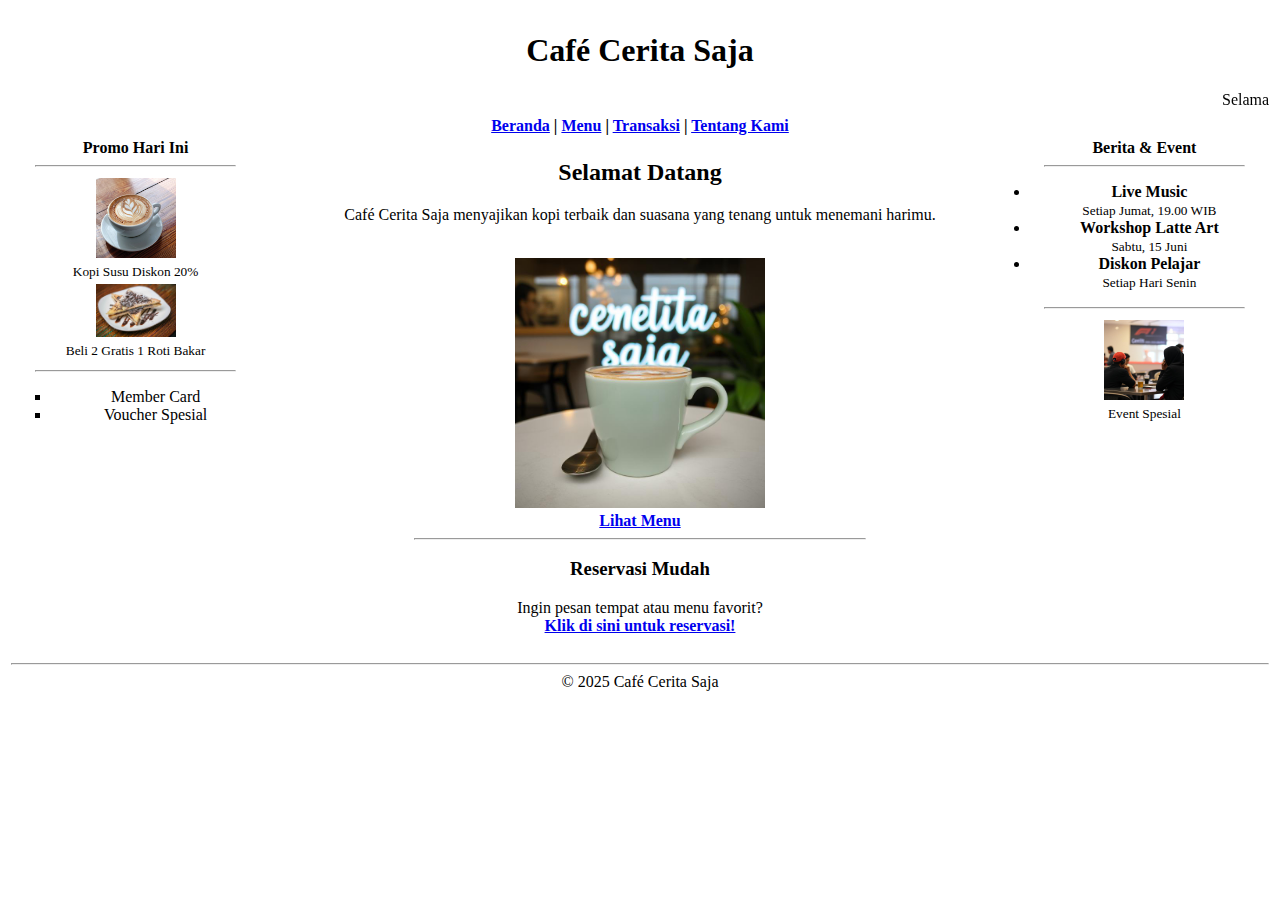
<file: index.html>
<!DOCTYPE html>
<html lang="id">
<head>
  <meta charset="UTF-8">
  <title>Beranda - Café Cerita Saja</title>
</head>
<body>

  <table width="100%">
    <!-- HEADER -->
    <tr>
      <td colspan="3">
        <center>
          <h1>Café Cerita Saja</h1>
          <marquee>Selamat datang di Café Cerita Saja - Tempat terbaik untuk bersantai!</marquee>
        </center>
      </td>
    </tr>

    <!-- MENU -->
    <tr>
      <td colspan="3" align="center">
        <b>
          <a href="index.html">Beranda</a> |
          <a href="produk.html">Menu</a> |
          <a href="transaksi.html">Transaksi</a> |
          <a href="tentang.html">Tentang Kami</a>
        </b>
      </td>
    </tr>

    <!-- BODY -->
    <tr height="400">
      <td width="20%" align="center" valign="top">
        <b>Promo Hari Ini</b>
        <hr width="80%">
        <table border="0" width="90%">
          <tr>
            <td align="center">
              <img src="images/latte.jpg" alt="Promo 1" width="80"><br>
              <small>Kopi Susu Diskon 20%</small>
            </td>
          </tr>
          <tr>
            <td align="center">
              <img src="images/rotibakar.jpg" alt="Promo 2" width="80"><br>
              <small>Beli 2 Gratis 1 Roti Bakar</small>
            </td>
          </tr>
        </table>
        <hr width="80%">
        <ul style="list-style-type: square;">
          <li>Member Card</li>
          <li>Voucher Spesial</li>
        </ul>
      </td>
      <td width="60%" align="center">
        <h2>Selamat Datang</h2>
        <p>Café Cerita Saja menyajikan kopi terbaik dan suasana yang tenang untuk menemani harimu.</p>
        <br>
        <a href="produk.html">
          <img src="images/ceritasaja.jpg" alt="Promo Kopi" width="250"><br>
          <b>Lihat Menu</b>
        </a>
        <hr width="60%">
        <h3>Reservasi Mudah</h3>
        <p>
          Ingin pesan tempat atau menu favorit? <br>
          <a href="transaksi.html"><b>Klik di sini untuk reservasi!</b></a>
        </p>
      </td>
      <td width="20%" align="center" valign="top">
        <b>Berita & Event</b>
        <hr width="80%">
        <ul style="padding-left: 10px;">
          <li><b>Live Music</b><br><small>Setiap Jumat, 19.00 WIB</small></li>
          <li><b>Workshop Latte Art</b><br><small>Sabtu, 15 Juni</small></li>
          <li><b>Diskon Pelajar</b><br><small>Setiap Hari Senin</small></li>
        </ul>
        <hr width="80%">
        <table border="0" width="90%">
          <tr>
            <td align="center">
              <img src="images/nobar.jpg" alt="Event 1" width="80"><br>
              <small>Event Spesial</small>
            </td>
          </tr>
        </table>
      </td>
    </tr>

    <!-- FOOTER -->
    <tr>
      <td colspan="3" align="center">
        <hr>
        &copy; 2025 Café Cerita Saja
      </td>
    </tr>
  </table>

</body>
</html>
</file>
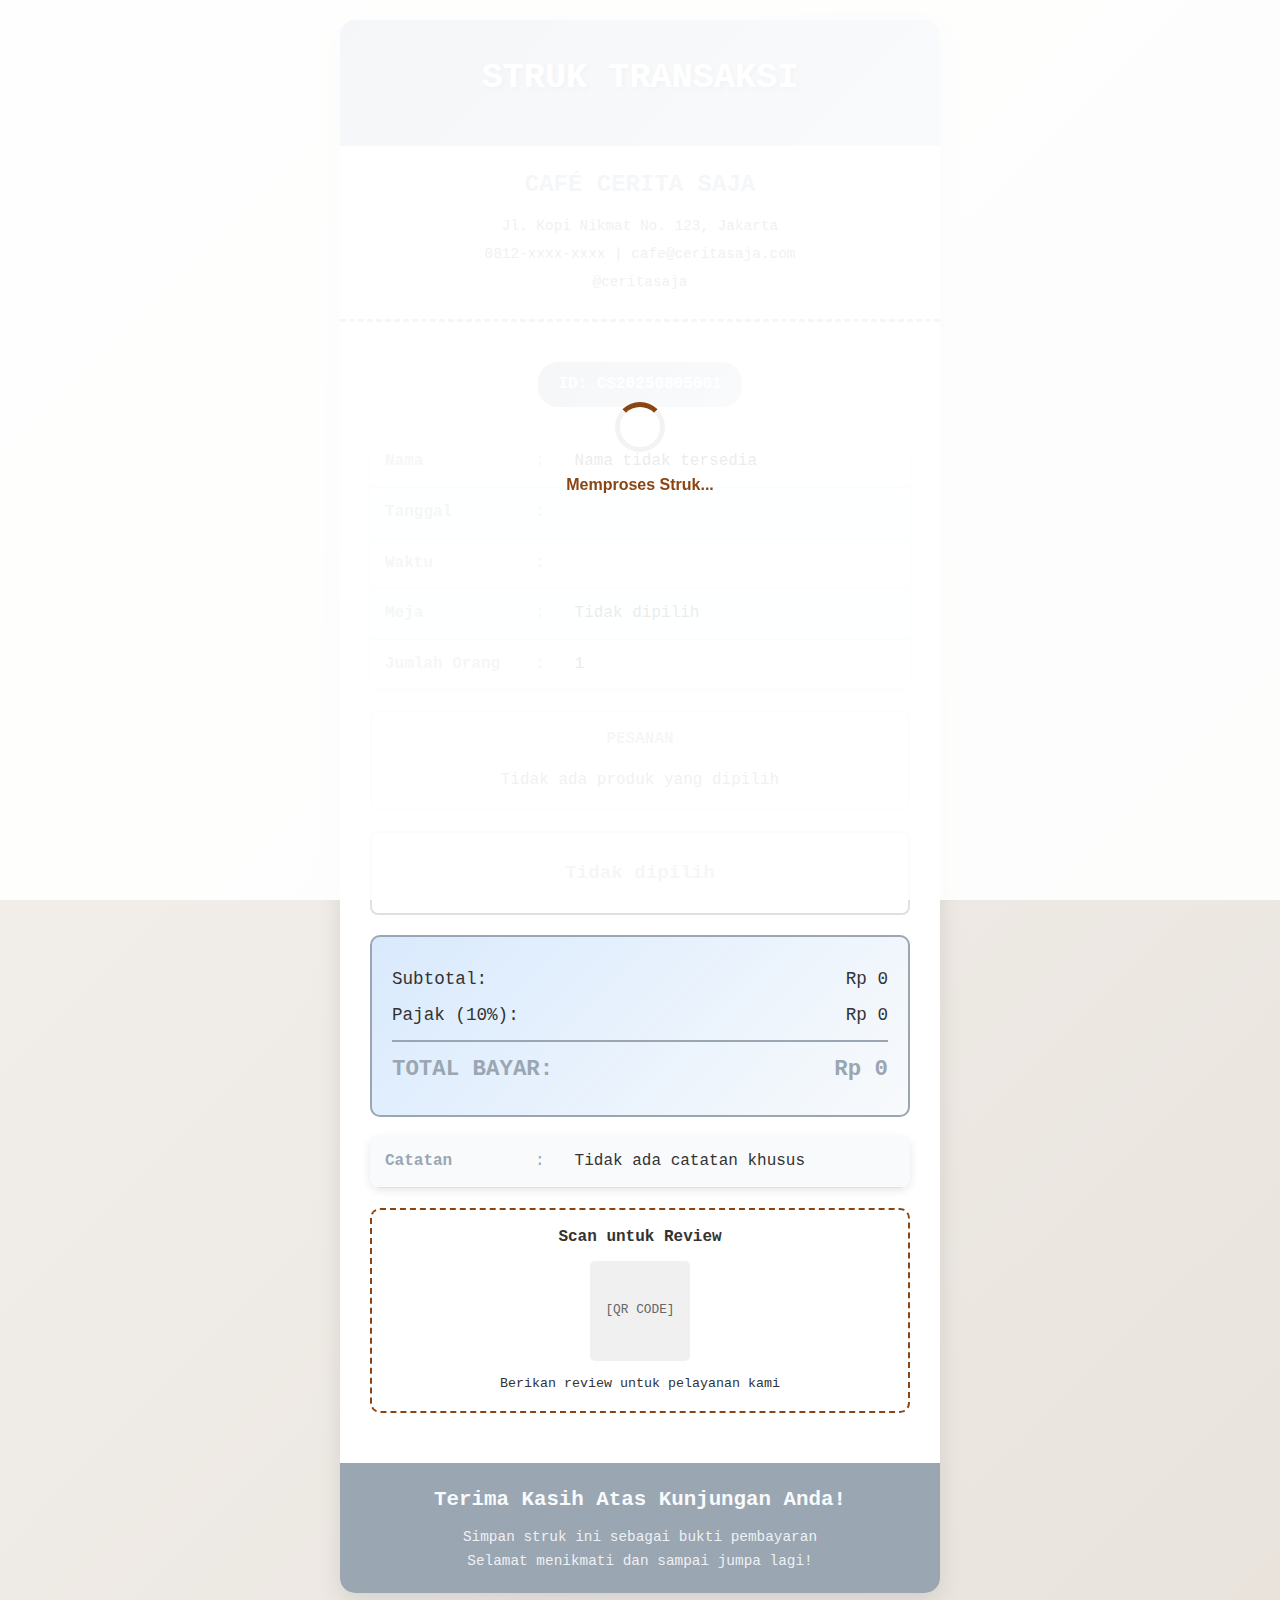
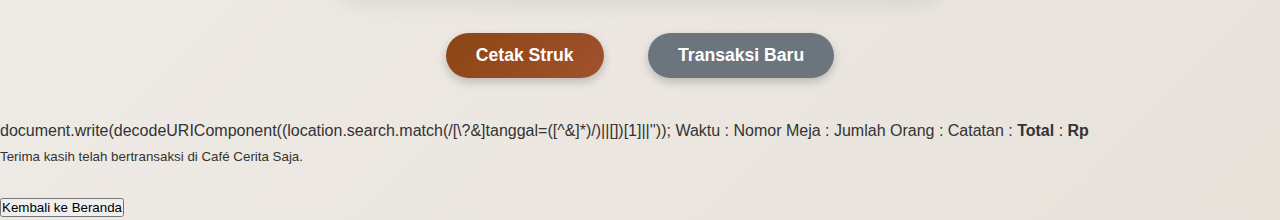
<file: cetak.html>
<!DOCTYPE html>
<html lang="id">
<head>
  <meta charset="UTF-8">
  <meta name="viewport" content="width=device-width, initial-scale=1.0">
  <title>Struk Transaksi - Café Cerita Saja</title>
  <link rel="stylesheet" href="css/global.css">
  <link rel="stylesheet" href="css/invoice.css">
</head>
<body>
  <div class="invoice-container">
    <!-- HEADER -->
    <div class="invoice-header">
      <h2>STRUK TRANSAKSI</h2>
    </div>
    
    <!-- INFO CAFÉ -->
    <div class="cafe-info">
      <h3>CAFÉ CERITA SAJA</h3>
      <p>Jl. Kopi Nikmat No. 123, Jakarta</p>
      <p>0812-xxxx-xxxx | cafe@ceritasaja.com</p>
      <p>@ceritasaja</p>
    </div>

    <!-- CONTENT -->
    <div class="invoice-content">
      <!-- TRANSACTION ID -->
      <div style="text-align: center; margin-bottom: 20px;">
        <div class="transaction-id">
          ID: <span id="transaction-id">CS20250805001</span>
        </div>
      </div>

      <!-- CUSTOMER INFO -->
      <table class="invoice-table">
        <tr>
          <td>Nama</td>
          <td>:</td>
          <td id="invoice-nama">
            <script>
              document.write(decodeURIComponent((location.search.match(/[\?&]nama=([^&]*)/)||[])[1]||'Nama tidak tersedia'));
            </script>
          </td>
        </tr>
        
        <tr>
          <td>Tanggal</td>
          <td>:</td>
          <td id="invoice-tanggal">
            <script>
              document.write(decodeURIComponent((location.search.match(/[\?&]tanggal=([^&]*)/)||[])[1]||''));
            </script>
          </td>
        </tr>
        
        <tr>
          <td>Waktu</td>
          <td>:</td>
          <td id="invoice-waktu">
            <script>
              document.write(decodeURIComponent((location.search.match(/[\?&]waktu=([^&]*)/)||[])[1]||''));
            </script>
          </td>
        </tr>
        
        <tr>
          <td>Meja</td>
          <td>:</td>
          <td id="invoice-meja">
            <script>
              const meja = decodeURIComponent((location.search.match(/[\?&]meja=([^&]*)/)||[])[1]||'');
              document.write(meja ? `Meja ${meja}` : 'Tidak dipilih');
            </script>
          </td>
        </tr>
        
        <tr>
          <td>Jumlah Orang</td>
          <td>:</td>
          <td id="invoice-jumlah-orang">
            <script>
              document.write(decodeURIComponent((location.search.match(/[\?&]jumlah_orang=([^&]*)/)||[])[1]||'1'));
            </script>
          </td>
        </tr>
      </table>

      <!-- PRODUCT LIST -->
      <div class="product-list">
        <h4 style="color: #9AA6B2; margin-bottom: 15px; text-align: center;">PESANAN</h4>
        <div id="invoice-products">
          <script>
            var params = new URLSearchParams(window.location.search);
            var produk = params.getAll('produk[]');
            var hasil = [];
            var total = 0;
            
            var harga = {
              'Kopi Hitam': 15000,
              'Café Latte': 20000,
              'Roti Bakar': 10000
            };
            
            if(produk.length) {
              produk.forEach(function(item) {
                var jumlah = 0;
                var hargaItem = harga[item] || 0;
                
                switch(item) {
                  case 'Kopi Hitam':
                    jumlah = parseInt(params.get('jumlah_kopi')) || 0;
                    break;
                  case 'Café Latte':
                    jumlah = parseInt(params.get('jumlah_latte')) || 0;
                    break;
                  case 'Roti Bakar':
                    jumlah = parseInt(params.get('jumlah_roti')) || 0;
                    break;
                }
                
                if(jumlah > 0) {
                  var subtotal = hargaItem * jumlah;
                  total += subtotal;
                  
                  document.write(`
                    <div class="product-item-invoice">
                      <div>
                        <span class="product-name">${item}</span>
                        <span class="product-quantity">x${jumlah}</span>
                      </div>
                      <div class="product-price">Rp ${subtotal.toLocaleString('id-ID')}</div>
                    </div>
                  `);
                }
              });
            } else {
              document.write('<div style="text-align: center; color: #666;">Tidak ada produk yang dipilih</div>');
            }
          </script>
        </div>
      </div>

      <!-- PAYMENT INFO -->
      <div class="payment-info">
        <div class="payment-method" id="invoice-pembayaran">
          <script>
            document.write(decodeURIComponent((location.search.match(/[\?&]pembayaran=([^&]*)/)||[])[1]||'Tidak dipilih'));
          </script>
        </div>
      </div>

      <!-- TOTAL SECTION -->
      <div class="total-section">
        <div class="total-row">
          <span>Subtotal:</span>
          <span id="calculated-total">Rp 0</span>
        </div>
        <div class="total-row">
          <span>Pajak (10%):</span>
          <span id="tax-amount">Rp 0</span>
        </div>
        <div class="total-row total-final">
          <span>TOTAL BAYAR:</span>
          <span id="invoice-total">
            <script>
              document.write(decodeURIComponent((location.search.match(/[\?&]total=([^&]*)/)||[])[1]||'Rp 0'));
            </script>
          </span>
        </div>
      </div>

      <!-- NOTES -->
      <table class="invoice-table" style="margin-top: 20px;">
        <tr>
          <td>Catatan</td>
          <td>:</td>
          <td id="invoice-catatan">
            <script>
              const catatanValue = decodeURIComponent((location.search.match(/[\?&]catatan=([^&]*)/)||[])[1]||'');
              document.write(catatanValue || 'Tidak ada catatan khusus');
            </script>
          </td>
        </tr>
      </table>

      <!-- QR CODE SECTION -->
      <div class="qr-section">
        <h4>Scan untuk Review</h4>
        <div class="qr-code">
          [QR CODE]
        </div>
        <small>Berikan review untuk pelayanan kami</small>
      </div>
    </div>

    <!-- FOOTER -->
    <div class="invoice-footer">
      <div class="thank-you">Terima Kasih Atas Kunjungan Anda!</div>
      <div class="footer-note">
        Simpan struk ini sebagai bukti pembayaran<br>
        Selamat menikmati dan sampai jumpa lagi!
      </div>
    </div>
  </div>

  <!-- PRINT BUTTON -->
  <div style="text-align: center; margin: 20px;">
    <button id="print-button" class="print-button" onclick="window.print()">
      Cetak Struk
    </button>
    <button class="print-button" onclick="window.location.href='transaksi.html'" style="background: #6c757d;">
      Transaksi Baru
    </button>
  </div>

  <!-- Load JavaScript -->
  <script src="js/invoice.js"></script>
  
  <script>
    // Hitung pajak dan update total
    document.addEventListener('DOMContentLoaded', function() {
      setTimeout(function() {
        const calculatedTotalElement = document.getElementById('calculated-total');
        if (calculatedTotalElement) {
          const subtotalText = calculatedTotalElement.textContent;
          const subtotal = parseInt(subtotalText.replace(/[^\d]/g, '')) || 0;
          const tax = Math.round(subtotal * 0.1);
          const finalTotal = subtotal + tax;
          
          document.getElementById('tax-amount').textContent = `Rp ${tax.toLocaleString('id-ID')}`;
          
          // Update total jika perlu
          const totalElement = document.getElementById('invoice-total');
          if (totalElement.textContent === 'Rp 0' || !totalElement.textContent.includes('Rp')) {
            totalElement.textContent = `Rp ${finalTotal.toLocaleString('id-ID')}`;
          }
        }
      }, 500);
    });
  </script>
            document.write(decodeURIComponent((location.search.match(/[\?&]tanggal=([^&]*)/)||[])[1]||''));
          </script>
        </td>
      </tr>
      <tr>
        <td>Waktu</td>
        <td>:</td>
        <td>
          <script>
            document.write(decodeURIComponent((location.search.match(/[\?&]waktu=([^&]*)/)||[])[1]||''));
          </script>
        </td>
      </tr>
      <tr>
        <td>Nomor Meja</td>
        <td>:</td>
        <td>
          <script>
            document.write(decodeURIComponent((location.search.match(/[\?&]meja=([^&]*)/)||[])[1]||''));
          </script>
        </td>
      </tr>
      <tr>
        <td>Jumlah Orang</td>
        <td>:</td>
        <td>
          <script>
            document.write(decodeURIComponent((location.search.match(/[\?&]jumlah_orang=([^&]*)/)||[])[1]||''));
          </script>
        </td>
      </tr>
      <tr>
        <td>Catatan</td>
        <td>:</td>
        <td>
          <script>
            var catatan = decodeURIComponent((location.search.match(/[\?&]catatan=([^&]*)/)||[])[1]||'');
            // Hilangkan + dan ganti dengan spasi agar "tanpa+gula" jadi "tanpa gula"
            document.write(catatan.replace(/\+/g, ' '));
          </script>
        </td>
      </tr>
      <tr>
        <td><b>Total</b></td>
        <td>:</td>
        <td>
          <b>Rp 
            <script>
              document.write(decodeURIComponent((location.search.match(/[\?&]total=([^&]*)/)||[])[1]||''));
            </script>
          </b>
        </td>
      </tr>
    </table>
    <br>
    <small>Terima kasih telah bertransaksi di Café Cerita Saja.</small>
    <br><br>
    <a href="index.html"><button>Kembali ke Beranda</button></a>
  </center>
</body>
</html>
</file>
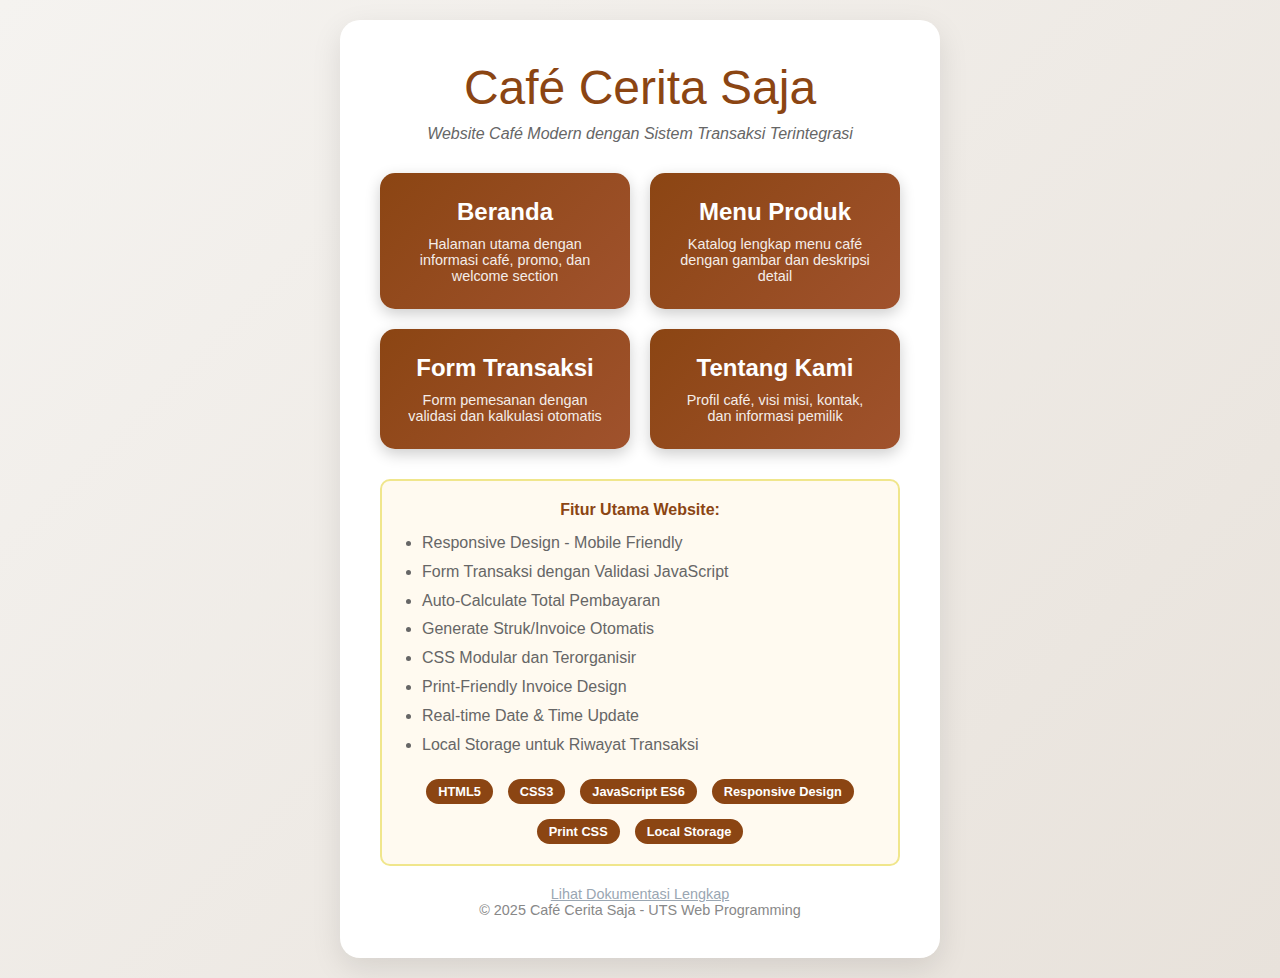
<file: navigation.html>
<!DOCTYPE html>
<html lang="id">
<head>
    <meta charset="UTF-8">
    <meta name="viewport" content="width=device-width, initial-scale=1.0">
    <title>Café Cerita Saja - Navigation</title>
    <style>
        * {
            margin: 0;
            padding: 0;
            box-sizing: border-box;
        }
        
        body {
            font-family: 'Segoe UI', Tahoma, Geneva, Verdana, sans-serif;
            background: linear-gradient(135deg, #f5f3f0 0%, #e8e2db 100%);
            min-height: 100vh;
            display: flex;
            justify-content: center;
            align-items: center;
            padding: 20px;
        }
        
        .nav-container {
            background: white;
            border-radius: 20px;
            padding: 40px;
            box-shadow: 0 10px 30px rgba(0,0,0,0.1);
            text-align: center;
            max-width: 600px;
            width: 100%;
        }
        
        .logo {
            font-size: 3em;
            color: #8B4513;
            margin-bottom: 10px;
        }
        
        .tagline {
            color: #666;
            margin-bottom: 30px;
            font-style: italic;
        }
        
        .nav-grid {
            display: grid;
            grid-template-columns: repeat(auto-fit, minmax(250px, 1fr));
            gap: 20px;
            margin: 30px 0;
        }
        
        .nav-card {
            background: linear-gradient(135deg, #8B4513 0%, #A0522D 100%);
            color: white;
            padding: 25px;
            border-radius: 15px;
            text-decoration: none;
            transition: all 0.3s ease;
            box-shadow: 0 5px 15px rgba(0,0,0,0.2);
        }
        
        .nav-card:hover {
            transform: translateY(-5px);
            box-shadow: 0 8px 25px rgba(0,0,0,0.3);
        }
        
        .nav-card h3 {
            font-size: 1.5em;
            margin-bottom: 10px;
        }
        
        .nav-card p {
            font-size: 0.9em;
            opacity: 0.9;
        }
        
        .info-section {
            background: #FFFAF0;
            padding: 20px;
            border-radius: 10px;
            margin-top: 30px;
            border: 2px solid #F0E68C;
        }
        
        .info-section h4 {
            color: #8B4513;
            margin-bottom: 10px;
        }
        
        .tech-stack {
            display: flex;
            justify-content: center;
            gap: 15px;
            margin-top: 20px;
            flex-wrap: wrap;
        }
        
        .tech-badge {
            background: #8B4513;
            color: white;
            padding: 5px 12px;
            border-radius: 15px;
            font-size: 0.8em;
            font-weight: bold;
        }
        
        @media (max-width: 768px) {
            .nav-container {
                padding: 20px;
            }
            
            .logo {
                font-size: 2.5em;
            }
            
            .nav-grid {
                grid-template-columns: 1fr;
            }
        }
    </style>
</head>
<body>
    <div class="nav-container">
        <div class="logo">Café Cerita Saja</div>
        <p class="tagline">Website Café Modern dengan Sistem Transaksi Terintegrasi</p>
        
        <div class="nav-grid">
            <a href="index.html" class="nav-card">
                <h3>Beranda</h3>
                <p>Halaman utama dengan informasi café, promo, dan welcome section</p>
            </a>
            
            <a href="produk.html" class="nav-card">
                <h3>Menu Produk</h3>
                <p>Katalog lengkap menu café dengan gambar dan deskripsi detail</p>
            </a>
            
            <a href="transaksi.html" class="nav-card">
                <h3>Form Transaksi</h3>
                <p>Form pemesanan dengan validasi dan kalkulasi otomatis</p>
            </a>
            
            <a href="tentang.html" class="nav-card">
                <h3>Tentang Kami</h3>
                <p>Profil café, visi misi, kontak, dan informasi pemilik</p>
            </a>
        </div>
        
        <div class="info-section">
            <h4>Fitur Utama Website:</h4>
            <ul style="text-align: left; color: #666; line-height: 1.8; padding-left: 20px;">
                <li>Responsive Design - Mobile Friendly</li>
                <li>Form Transaksi dengan Validasi JavaScript</li>
                <li>Auto-Calculate Total Pembayaran</li>
                <li>Generate Struk/Invoice Otomatis</li>
                <li>CSS Modular dan Terorganisir</li>
                <li>Print-Friendly Invoice Design</li>
                <li>Real-time Date & Time Update</li>
                <li>Local Storage untuk Riwayat Transaksi</li>
            </ul>
            
            <div class="tech-stack">
                <span class="tech-badge">HTML5</span>
                <span class="tech-badge">CSS3</span>
                <span class="tech-badge">JavaScript ES6</span>
                <span class="tech-badge">Responsive Design</span>
                <span class="tech-badge">Print CSS</span>
                <span class="tech-badge">Local Storage</span>
            </div>
        </div>
        
        <div style="margin-top: 20px; color: #888; font-size: 0.9em;">
            <p><a href="README.md" style="color: #9AA6B2;">Lihat Dokumentasi Lengkap</a></p>
            <p>&copy; 2025 Café Cerita Saja - UTS Web Programming</p>
        </div>
    </div>
</body>
</html>
</file>
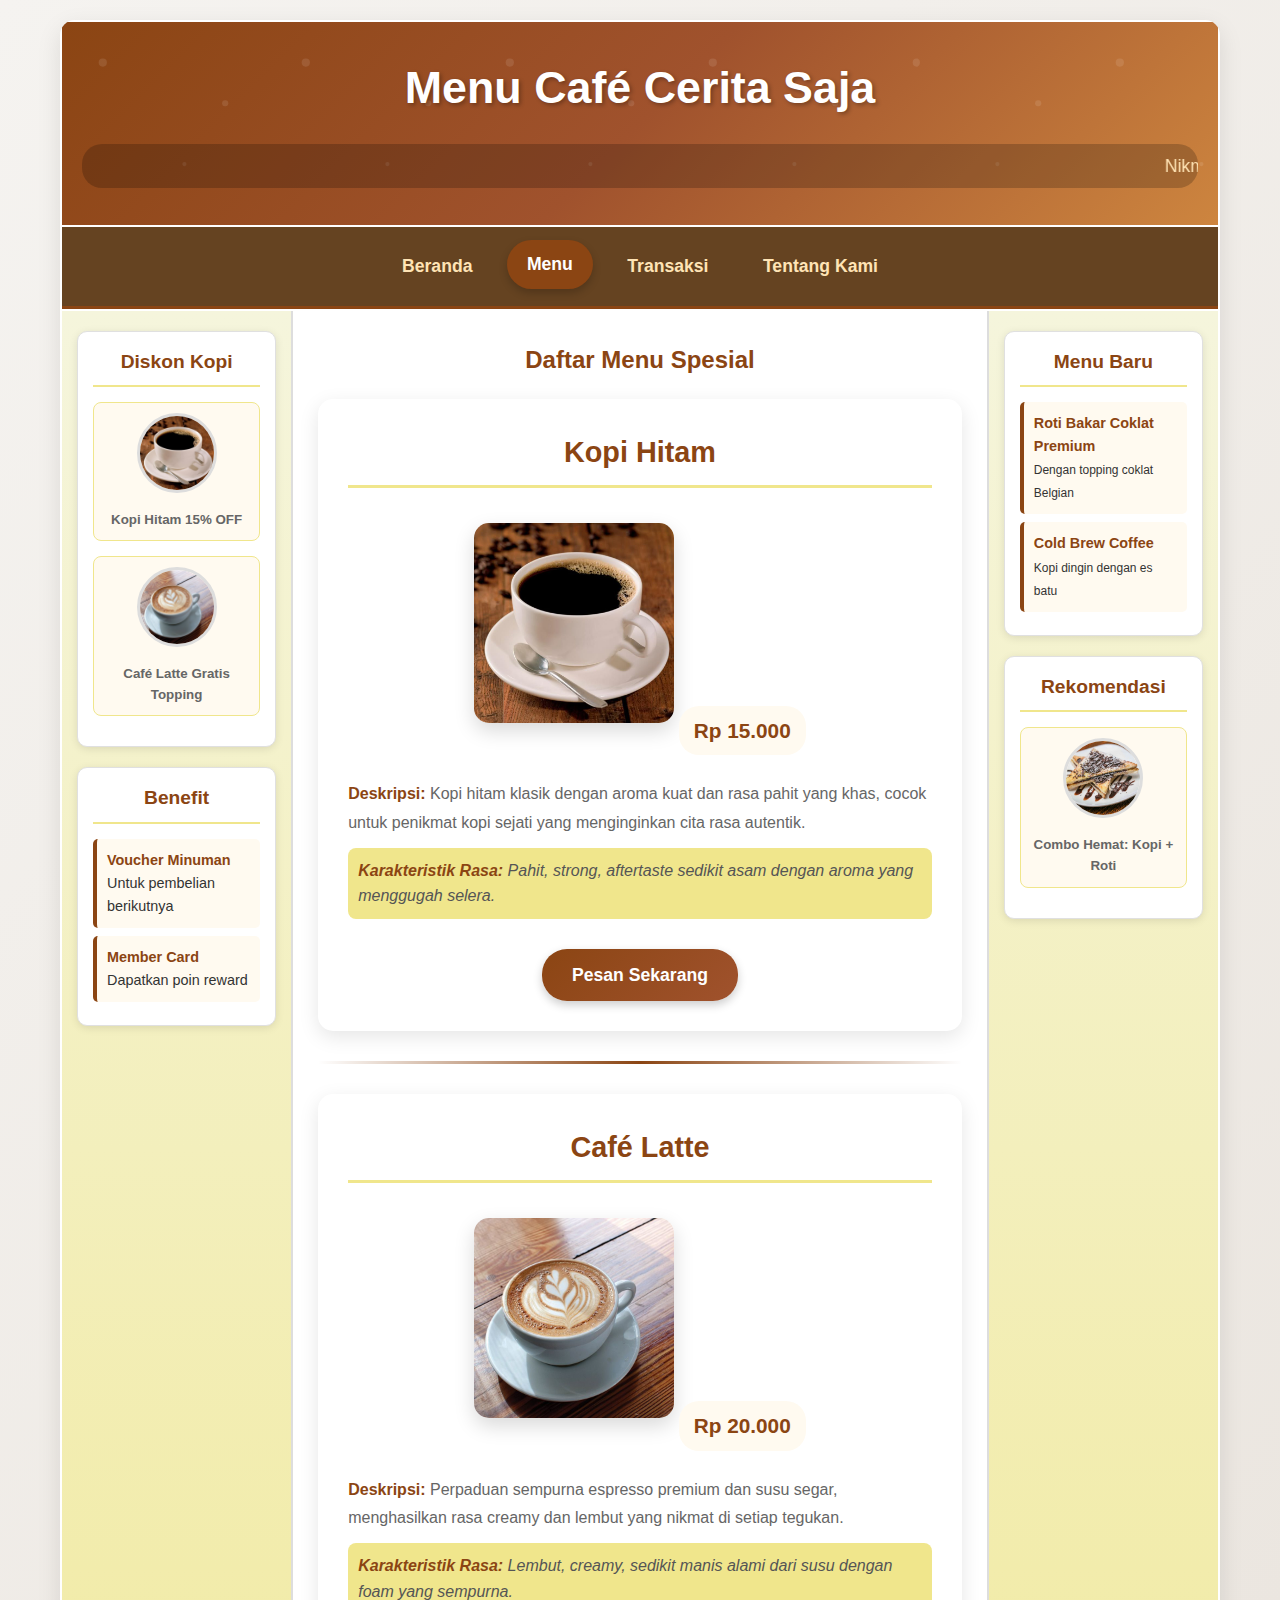
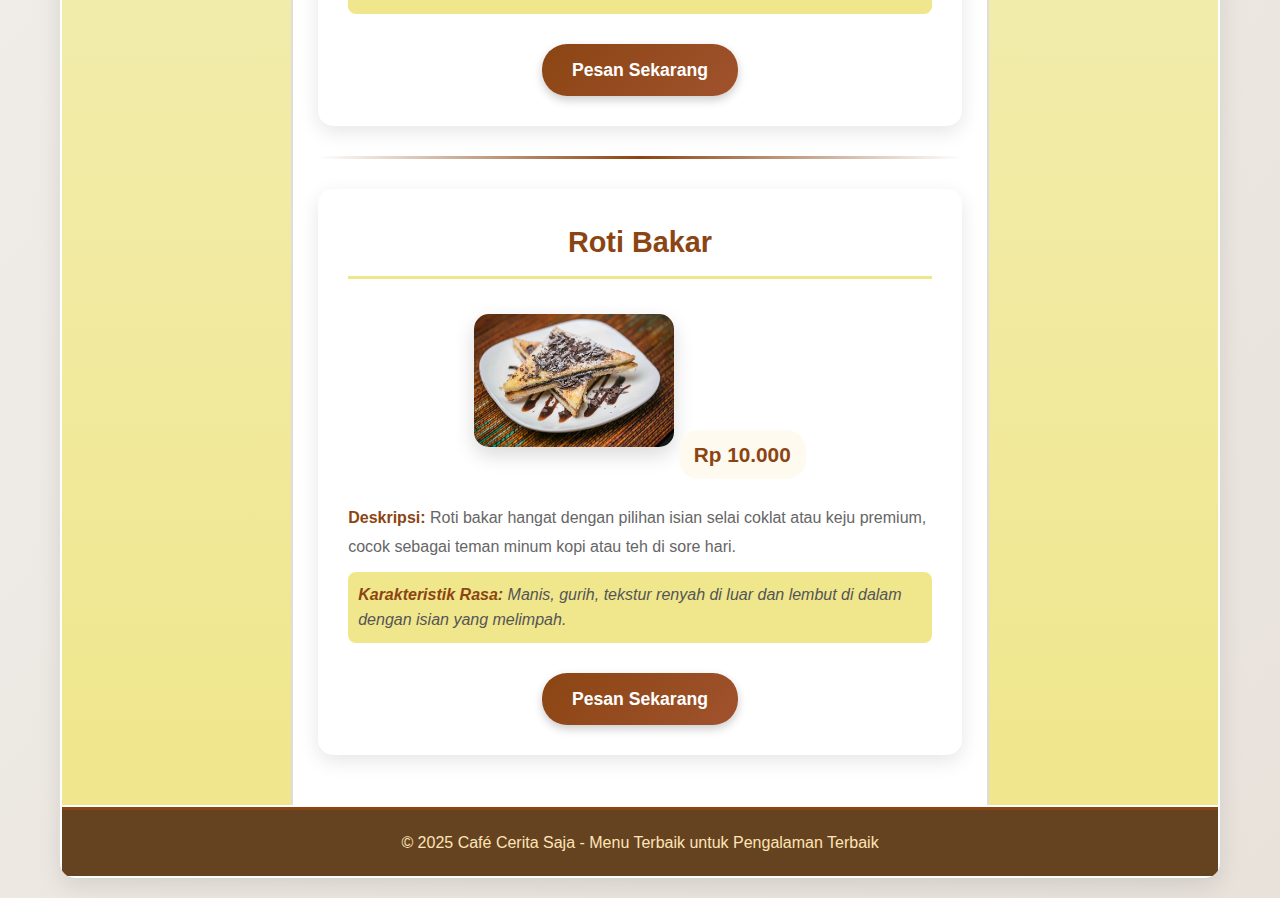
<file: produk.html>
<!DOCTYPE html>
<html lang="id">
<head>
  <meta charset="UTF-8">
  <meta name="viewport" content="width=device-width, initial-scale=1.0">
  <title>Menu - Café Cerita Saja</title>
  <link rel="stylesheet" href="css/global.css">
  <link rel="stylesheet" href="css/product.css">
</head>
<body>
  <div class="container">
    <table class="main-table">
      <!-- HEADER -->
      <tr>
        <td colspan="3" class="header">
          <h1>Menu Café Cerita Saja</h1>
          <marquee>Nikmati menu spesial kami hari ini!</marquee>
        </td>
      </tr>

      <!-- NAVIGATION -->
      <tr>
        <td colspan="3" class="navigation">
          <a href="index.html">Beranda</a>
          <a href="produk.html" class="active">Menu</a>
          <a href="transaksi.html">Transaksi</a>
          <a href="tentang.html">Tentang Kami</a>
        </td>
      </tr>

      <!-- MAIN CONTENT -->
      <tr>
        <td class="main-content" colspan="3">
          <div class="main-content">
            <!-- SIDEBAR LEFT -->
            <div class="sidebar-left">
              <div class="sidebar-section">
                <h3>Diskon Kopi</h3>
                <div class="promo-item">
                  <img src="images/kopi-hitam.jpg" alt="Promo Kopi">
                  <small>Kopi Hitam 15% OFF</small>
                </div>
                <div class="promo-item">
                  <img src="images/latte.jpg" alt="Promo Latte">
                  <small>Café Latte Gratis Topping</small>
                </div>
              </div>
              
              <div class="sidebar-section">
                <h3>Benefit</h3>
                <ul class="sidebar-list">
                  <li><b>Voucher Minuman</b><br>Untuk pembelian berikutnya</li>
                  <li><b>Member Card</b><br>Dapatkan poin reward</li>
                </ul>
              </div>
            </div>

            <!-- CONTENT CENTER -->
            <div class="content-center">
              <h2 class="text-center mb-20" style="color: #8B4513;">Daftar Menu Spesial</h2>

              <div class="legacy-product-section">
                <h3>Kopi Hitam</h3>
                <img src="images/kopi-hitam.jpg" width="200" alt="Kopi Hitam">
                <div class="product-price">Rp 15.000</div>
                <div class="product-description">
                  <p><b>Deskripsi:</b> Kopi hitam klasik dengan aroma kuat dan rasa pahit yang khas, cocok untuk penikmat kopi sejati yang menginginkan cita rasa autentik.</p>
                  <div class="product-taste"><b>Karakteristik Rasa:</b> Pahit, strong, aftertaste sedikit asam dengan aroma yang menggugah selera.</div>
                </div>
                <a href="transaksi.html" class="buy-button">Pesan Sekarang</a>
              </div>

              <hr class="product-divider">

              <div class="legacy-product-section">
                <h3>Café Latte</h3>
                <img src="images/latte.jpg" width="200" alt="Café Latte">
                <div class="product-price">Rp 20.000</div>
                <div class="product-description">
                  <p><b>Deskripsi:</b> Perpaduan sempurna espresso premium dan susu segar, menghasilkan rasa creamy dan lembut yang nikmat di setiap tegukan.</p>
                  <div class="product-taste"><b>Karakteristik Rasa:</b> Lembut, creamy, sedikit manis alami dari susu dengan foam yang sempurna.</div>
                </div>
                <a href="transaksi.html" class="buy-button">Pesan Sekarang</a>
              </div>

              <hr class="product-divider">

              <div class="legacy-product-section">
                <h3>Roti Bakar</h3>
                <img src="images/rotibakar.jpg" width="200" alt="Roti Bakar">
                <div class="product-price">Rp 10.000</div>
                <div class="product-description">
                  <p><b>Deskripsi:</b> Roti bakar hangat dengan pilihan isian selai coklat atau keju premium, cocok sebagai teman minum kopi atau teh di sore hari.</p>
                  <div class="product-taste"><b>Karakteristik Rasa:</b> Manis, gurih, tekstur renyah di luar dan lembut di dalam dengan isian yang melimpah.</div>
                </div>
                <a href="transaksi.html" class="buy-button">Pesan Sekarang</a>
              </div>
            </div>

            <!-- SIDEBAR RIGHT -->
            <div class="sidebar-right">
              <div class="sidebar-section">
                <h3>Menu Baru</h3>
                <ul class="sidebar-list">
                  <li><b>Roti Bakar Coklat Premium</b><br><small>Dengan topping coklat Belgian</small></li>
                  <li><b>Cold Brew Coffee</b><br><small>Kopi dingin dengan es batu</small></li>
                </ul>
              </div>
              
              <div class="sidebar-section">
                <h3>Rekomendasi</h3>
                <div class="promo-item">
                  <img src="images/rotibakar.jpg" alt="Menu Spesial">
                  <small>Combo Hemat: Kopi + Roti</small>
                </div>
              </div>
            </div>
          </div>
        </td>
      </tr>

      <!-- FOOTER -->
      <tr>
        <td colspan="3" class="footer">
          &copy; 2025 Café Cerita Saja - Menu Terbaik untuk Pengalaman Terbaik
        </td>
      </tr>
    </table>
  </div>
</body>
</html>
</file>
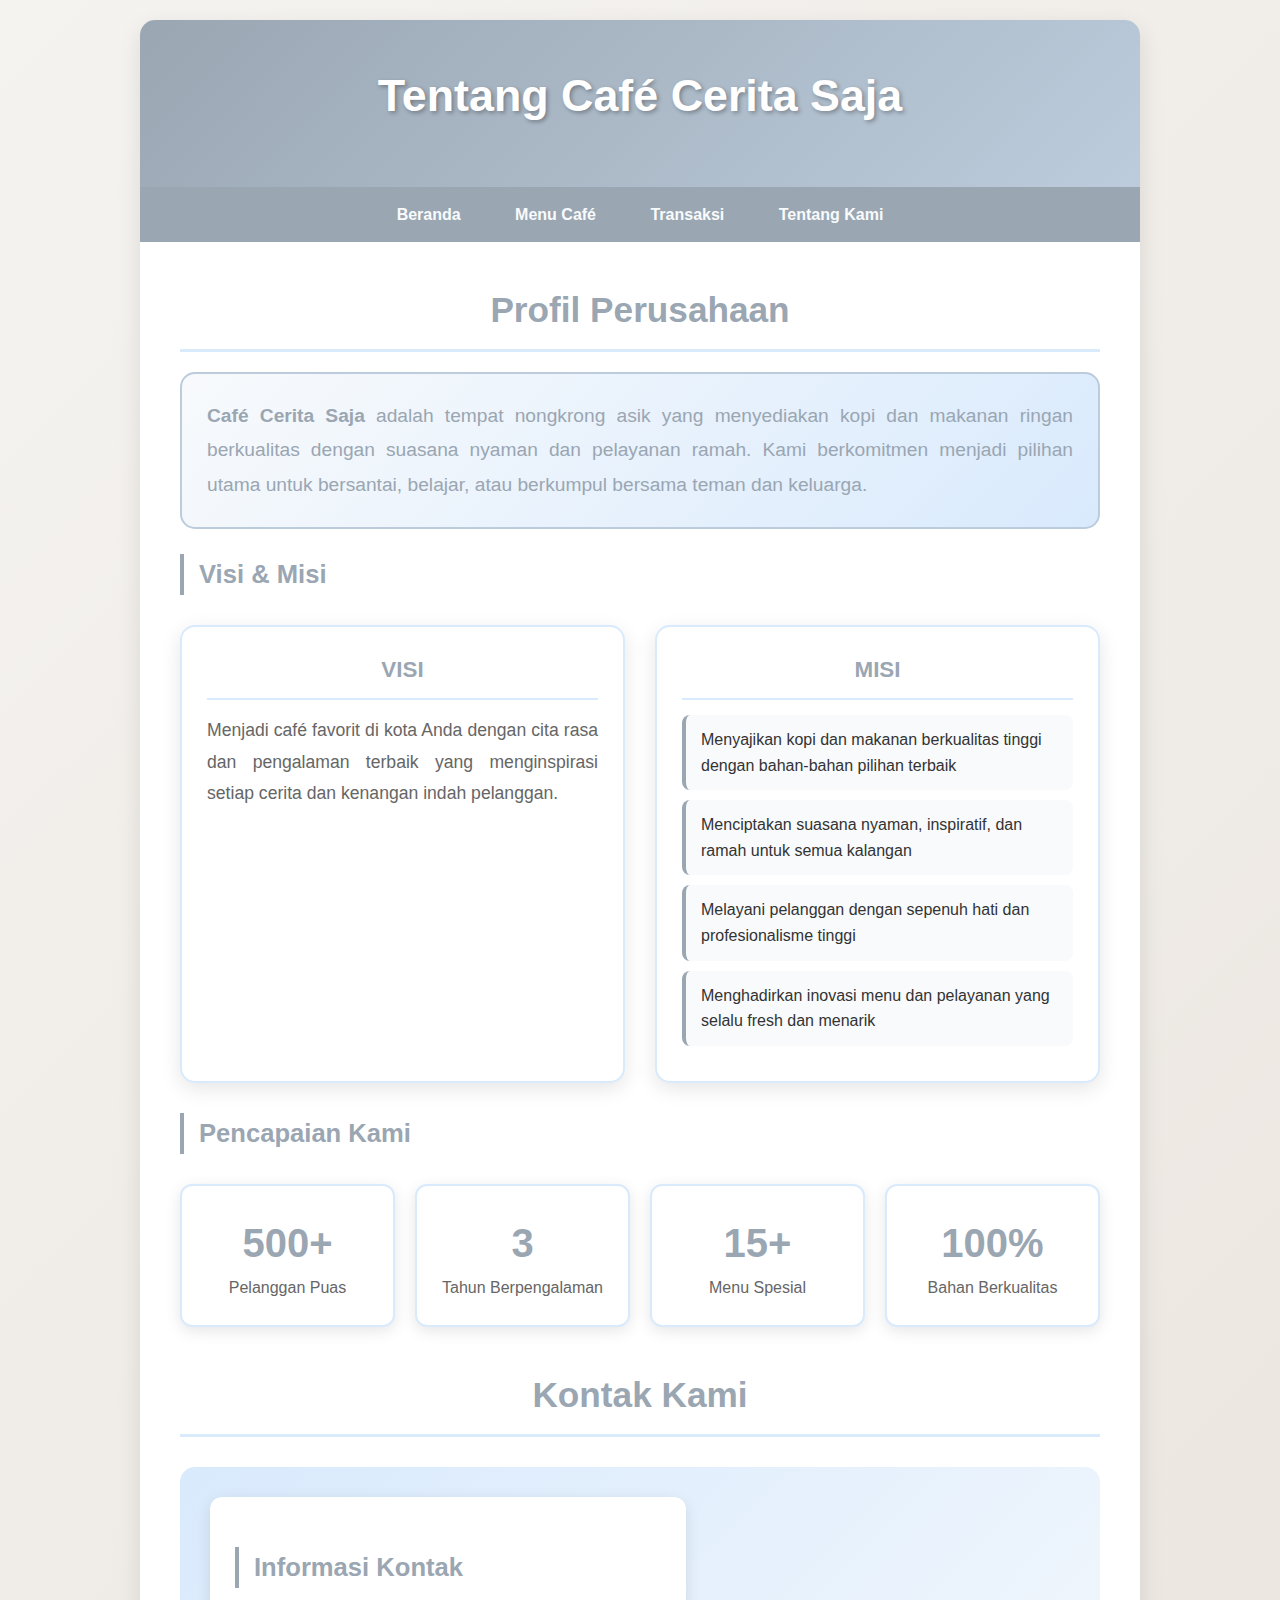
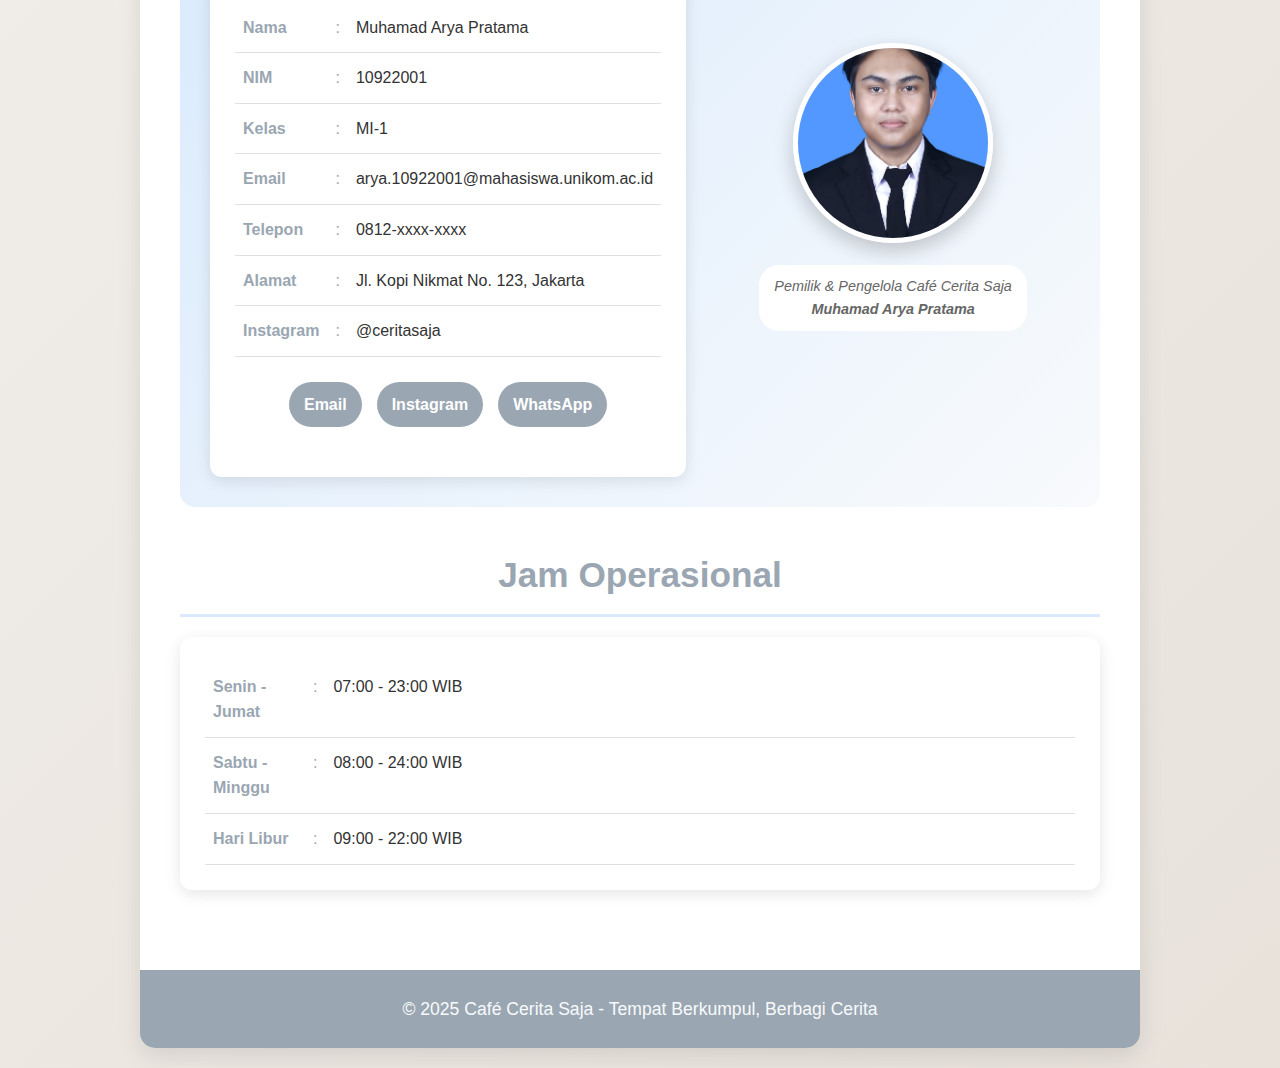
<file: tentang.html>
<!DOCTYPE html>
<html lang="id">
<head>
  <meta charset="UTF-8">
  <meta name="viewport" content="width=device-width, initial-scale=1.0">
  <title>Tentang Kami - Café Cerita Saja</title>
  <link rel="stylesheet" href="css/global.css">
  <link rel="stylesheet" href="css/about.css">
</head>
<body>
  <div class="about-container">
    <!-- HEADER -->
    <div class="about-header">
      <h1>Tentang Café Cerita Saja</h1>
    </div>
    
    <!-- NAVIGATION -->
    <div class="about-nav">
      <a href="index.html">Beranda</a>
      <a href="produk.html">Menu Café</a>
      <a href="transaksi.html">Transaksi</a>
      <a href="tentang.html" class="active">Tentang Kami</a>
    </div>
    
    <!-- CONTENT -->
    <div class="about-content">
      <!-- PROFIL PERUSAHAAN -->
      <div class="about-section">
        <h2>Profil Perusahaan</h2>
        <div class="cafe-description">
          <p><strong>Café Cerita Saja</strong> adalah tempat nongkrong asik yang menyediakan kopi dan makanan ringan berkualitas dengan suasana nyaman dan pelayanan ramah. Kami berkomitmen menjadi pilihan utama untuk bersantai, belajar, atau berkumpul bersama teman dan keluarga.</p>
        </div>
        
        <!-- VISI & MISI -->
        <h3>Visi & Misi</h3>
        <div class="vision-mission">
          <div class="vision-card">
            <h4>VISI</h4>
            <p>Menjadi café favorit di kota Anda dengan cita rasa dan pengalaman terbaik yang menginspirasi setiap cerita dan kenangan indah pelanggan.</p>
          </div>
          
          <div class="mission-card">
            <h4>MISI</h4>
            <ul class="mission-list">
              <li>Menyajikan kopi dan makanan berkualitas tinggi dengan bahan-bahan pilihan terbaik</li>
              <li>Menciptakan suasana nyaman, inspiratif, dan ramah untuk semua kalangan</li>
              <li>Melayani pelanggan dengan sepenuh hati dan profesionalisme tinggi</li>
              <li>Menghadirkan inovasi menu dan pelayanan yang selalu fresh dan menarik</li>
            </ul>
          </div>
        </div>
        
        <!-- STATISTIK PERUSAHAAN -->
        <h3>Pencapaian Kami</h3>
        <div class="stats-section">
          <div class="stat-card">
            <span class="stat-number">500+</span>
            <span class="stat-label">Pelanggan Puas</span>
          </div>
          <div class="stat-card">
            <span class="stat-number">3</span>
            <span class="stat-label">Tahun Berpengalaman</span>
          </div>
          <div class="stat-card">
            <span class="stat-number">15+</span>
            <span class="stat-label">Menu Spesial</span>
          </div>
          <div class="stat-card">
            <span class="stat-number">100%</span>
            <span class="stat-label">Bahan Berkualitas</span>
          </div>
        </div>
      </div>
      
      <!-- KONTAK & PEMILIK -->
      <div class="about-section">
        <h2>Kontak Kami</h2>
        <div class="contact-section">
          <div class="contact-content">
            <div class="contact-info">
              <h3>Informasi Kontak</h3>
              <table class="contact-table">
                <tr>
                  <td>Nama</td>
                  <td>:</td>
                  <td>Muhamad Arya Pratama</td>
                </tr>
                <tr>
                  <td>NIM</td>
                  <td>:</td>
                  <td>10922001</td>
                </tr>
                <tr>
                  <td>Kelas</td>
                  <td>:</td>
                  <td>MI-1</td>
                </tr>
                <tr>
                  <td>Email</td>
                  <td>:</td>
                  <td>arya.10922001@mahasiswa.unikom.ac.id</td>
                </tr>
                <tr>
                  <td>Telepon</td>
                  <td>:</td>
                  <td>0812-xxxx-xxxx</td>
                </tr>
                <tr>
                  <td>Alamat</td>
                  <td>:</td>
                  <td>Jl. Kopi Nikmat No. 123, Jakarta</td>
                </tr>
                <tr>
                  <td>Instagram</td>
                  <td>:</td>
                  <td>@ceritasaja</td>
                </tr>
              </table>
              
              <div class="social-links">
                <a href="#" class="social-link">Email</a>
                <a href="#" class="social-link">Instagram</a>
                <a href="#" class="social-link">WhatsApp</a>
              </div>
            </div>
            
            <div class="owner-photo">
              <img src="images/foto.jpeg" alt="Pemilik Café Cerita Saja">
              <div class="owner-caption">
                 Pemilik & Pengelola Café Cerita Saja
                <br><strong>Muhamad Arya Pratama</strong>
              </div>
            </div>
          </div>
        </div>
      </div>
      
      <!-- JAM OPERASIONAL -->
      <div class="about-section">
        <h2>Jam Operasional</h2>
        <div class="contact-info">
          <table class="contact-table">
            <tr>
              <td>Senin - Jumat</td>
              <td>:</td>
              <td>07:00 - 23:00 WIB</td>
            </tr>
            <tr>
              <td>Sabtu - Minggu</td>
              <td>:</td>
              <td>08:00 - 24:00 WIB</td>
            </tr>
            <tr>
              <td>Hari Libur</td>
              <td>:</td>
              <td>09:00 - 22:00 WIB</td>
            </tr>
          </table>
        </div>
      </div>
    </div>
    
    <!-- FOOTER -->
    <div class="about-footer">
      <p>&copy; 2025 Café Cerita Saja - Tempat Berkumpul, Berbagi Cerita</p>
    </div>
  </div>
</body>
</html>
</file>
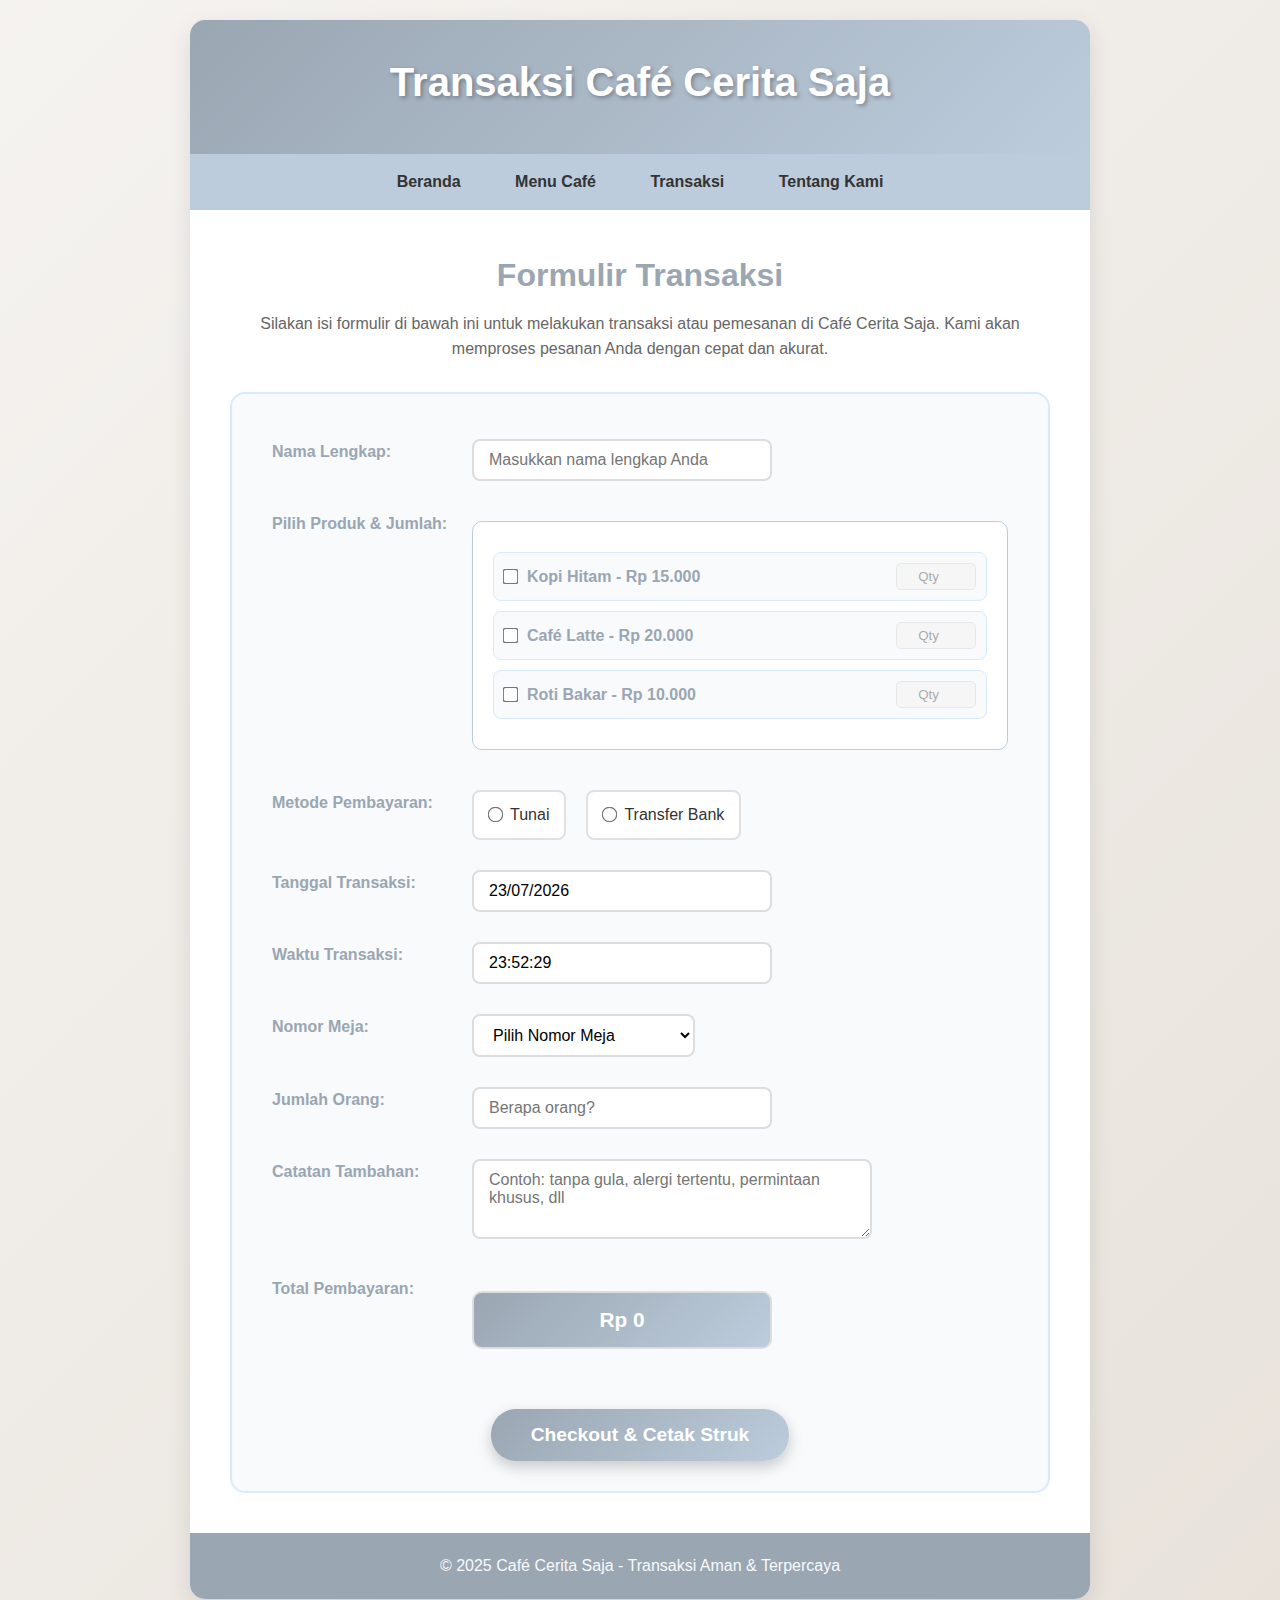
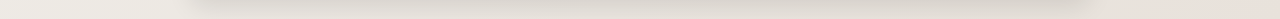
<file: transaksi.html>
<!DOCTYPE html>
<html lang="id">
<head>
  <meta charset="UTF-8">
  <meta name="viewport" content="width=device-width, initial-scale=1.0">
  <title>Form Transaksi - Café Cerita Saja</title>
  <link rel="stylesheet" href="css/global.css">
  <link rel="stylesheet" href="css/transaction.css">
</head>
<body>
  <div class="transaction-container">
    <!-- HEADER -->
    <div class="transaction-header">
      <h1>Transaksi Café Cerita Saja</h1>
    </div>

    <!-- NAVIGATION -->
    <div class="transaction-nav">
      <a href="index.html">Beranda</a>
      <a href="produk.html">Menu Café</a>
      <a href="transaksi.html" class="active">Transaksi</a>
      <a href="tentang.html">Tentang Kami</a>
    </div>

    <!-- FORM SECTION -->
    <div class="form-section">
      <h2>Formulir Transaksi</h2>
      <p>Silakan isi formulir di bawah ini untuk melakukan transaksi atau pemesanan di Café Cerita Saja. Kami akan memproses pesanan Anda dengan cepat dan akurat.</p>
      
      <form id="form-transaksi" class="transaction-form" action="cetak.html" method="get" target="_blank">
        <table class="form-table">
          <tr>
            <td><label for="nama">Nama Lengkap:</label></td>
            <td>
              <input type="text" name="nama" id="nama" class="form-input" placeholder="Masukkan nama lengkap Anda" required>
            </td>
          </tr>
          
          <tr>
            <td><label>Pilih Produk & Jumlah:</label></td>
            <td>
              <div class="product-selection">
                <div class="product-item">
                  <input type="checkbox" name="produk[]" value="Kopi Hitam" id="kopi-hitam">
                  <label for="kopi-hitam">Kopi Hitam - Rp 15.000</label>
                  <input type="number" name="jumlah_kopi" class="quantity-input" min="1" placeholder="Qty" disabled>
                </div>
                
                <div class="product-item">
                  <input type="checkbox" name="produk[]" value="Café Latte" id="cafe-latte">
                  <label for="cafe-latte">Café Latte - Rp 20.000</label>
                  <input type="number" name="jumlah_latte" class="quantity-input" min="1" placeholder="Qty" disabled>
                </div>
                
                <div class="product-item">
                  <input type="checkbox" name="produk[]" value="Roti Bakar" id="roti-bakar">
                  <label for="roti-bakar">Roti Bakar - Rp 10.000</label>
                  <input type="number" name="jumlah_roti" class="quantity-input" min="1" placeholder="Qty" disabled>
                </div>
              </div>
            </td>
          </tr>
          
          <tr>
            <td><label>Metode Pembayaran:</label></td>
            <td>
              <div class="payment-options">
                <div class="payment-option">
                  <input type="radio" name="pembayaran" value="Tunai" id="cash" required>
                  <label for="cash">Tunai</label>
                </div>
                <div class="payment-option">
                  <input type="radio" name="pembayaran" value="Transfer" id="transfer" required>
                  <label for="transfer">Transfer Bank</label>
                </div>
              </div>
            </td>
          </tr>
          
          <tr>
            <td><label>Tanggal Transaksi:</label></td>
            <td>
              <input type="text" name="tanggal" id="input-tanggal" class="form-input" placeholder="dd/mm/yyyy" readonly>
            </td>
          </tr>
          
          <tr>
            <td><label>Waktu Transaksi:</label></td>
            <td>
              <input type="text" name="waktu" id="input-waktu" class="form-input" placeholder="hh:mm:ss" readonly>
            </td>
          </tr>
          
          <tr>
            <td><label>Nomor Meja:</label></td>
            <td>
              <select name="meja" class="form-select" required>
                <option value="">Pilih Nomor Meja</option>
                <option value="1">Meja 1 (Dekat Jendela)</option>
                <option value="2">Meja 2 (Area Tengah)</option>
                <option value="3">Meja 3 (Area Belakang)</option>
                <option value="4">Meja 4 (VIP Corner)</option>
                <option value="5">Meja 5 (Outdoor)</option>
                <option value="6">Meja 6 (Smoking Area)</option>
                <option value="7">Meja 7 (Non-Smoking)</option>
                <option value="8">Meja 8 (Family Table)</option>
                <option value="9">Meja 9 (Counter)</option>
                <option value="10">Meja 10 (Private Room)</option>
              </select>
            </td>
          </tr>
          
          <tr>
            <td><label>Jumlah Orang:</label></td>
            <td>
              <input type="number" name="jumlah_orang" class="form-input" min="1" max="10" placeholder="Berapa orang?" required>
            </td>
          </tr>
          
          <tr>
            <td><label>Catatan Tambahan:</label></td>
            <td>
              <textarea name="catatan" class="form-textarea" placeholder="Contoh: tanpa gula, alergi tertentu, permintaan khusus, dll"></textarea>
            </td>
          </tr>
          
          <tr>
            <td><label>Total Pembayaran:</label></td>
            <td>
              <input type="text" name="total" id="input-total" class="form-input total-display" placeholder="Total akan dihitung otomatis" readonly>
            </td>
          </tr>
        </table>
        
        <button type="submit" class="submit-button">Checkout & Cetak Struk</button>
      </form>
    </div>

    <!-- FOOTER -->
    <div class="transaction-footer">
      <p>&copy; 2025 Café Cerita Saja - Transaksi Aman & Terpercaya</p>
    </div>
  </div>

  <!-- Load JavaScript -->
  <script src="js/transaction.js"></script>
</body>
</html>
</file>
<file: css/invoice.css>
/* =================================
   CSS KHUSUS HALAMAN STRUK/INVOICE
   ================================= */

.invoice-container {
    max-width: 600px;
    margin: 20px auto;
    background: white;
    border-radius: 15px;
    box-shadow: 0 8px 25px rgba(0,0,0,0.1);
    overflow: hidden;
    font-family: 'Courier New', monospace;
}

.invoice-header {
    background: linear-gradient(135deg, #9AA6B2 0%, #BCCCDC 100%);
    color: white;
    padding: 30px;
    text-align: center;
    position: relative;
}

.invoice-header::before {
    content: '';
    position: absolute;
    top: 15px;
    left: 30px;
    font-size: 2em;
    opacity: 0.7;
}

.invoice-header::after {
    content: '';
    position: absolute;
    top: 15px;
    right: 30px;
    font-size: 2em;
    opacity: 0.7;
}

.invoice-header h2 {
    font-size: 2.2em;
    margin-bottom: 10px;
    text-shadow: 2px 2px 4px rgba(0,0,0,0.3);
}

.cafe-info {
    background: #F8FAFC;
    padding: 20px;
    text-align: center;
    border-bottom: 3px dashed #9AA6B2;
}

.cafe-info h3 {
    color: #9AA6B2;
    font-size: 1.5em;
    margin-bottom: 10px;
}

.cafe-info p {
    color: #666;
    margin: 5px 0;
    font-size: 0.9em;
}

.invoice-content {
    padding: 30px;
}

.invoice-table {
    width: 100%;
    border-collapse: collapse;
    margin: 20px 0;
    background: #F8FAFC;
    border-radius: 10px;
    overflow: hidden;
    box-shadow: 0 2px 10px rgba(0,0,0,0.1);
}

.invoice-table tr:nth-child(even) {
    background: rgba(217, 234, 253, 0.2);
}

.invoice-table td {
    padding: 12px 15px;
    border-bottom: 1px solid #E0E0E0;
    vertical-align: top;
}

.invoice-table td:first-child {
    font-weight: bold;
    color: #9AA6B2;
    width: 150px;
}

.invoice-table td:nth-child(2) {
    width: 20px;
    text-align: center;
    color: #9AA6B2;
}

.invoice-table td:last-child {
    color: #333;
}

/* Styling khusus untuk data transaksi */
.transaction-id {
    background: linear-gradient(135deg, #9AA6B2 0%, #BCCCDC 100%);
    color: white;
    padding: 10px 20px;
    border-radius: 20px;
    display: inline-block;
    font-weight: bold;
    margin: 10px 0;
}

.product-list {
    background: white;
    padding: 15px;
    border-radius: 8px;
    border: 2px solid #D9EAFD;
    margin: 10px 0;
}

.product-item-invoice {
    display: flex;
    justify-content: space-between;
    align-items: center;
    padding: 8px 0;
    border-bottom: 1px dashed #DDD;
}

.product-item-invoice:last-child {
    border-bottom: none;
}

.product-name {
    font-weight: bold;
    color: #9AA6B2;
}

.product-quantity {
    background: #D9EAFD;
    padding: 2px 8px;
    border-radius: 10px;
    font-size: 0.9em;
    margin-left: 10px;
}

.product-price {
    font-weight: bold;
    color: #BCCCDC;
}

/* Total section */
.total-section {
    background: linear-gradient(135deg, #D9EAFD 0%, #F8FAFC 100%);
    padding: 20px;
    border-radius: 10px;
    margin: 20px 0;
    border: 2px solid #9AA6B2;
}

.total-row {
    display: flex;
    justify-content: space-between;
    align-items: center;
    margin: 8px 0;
    font-size: 1.1em;
}

.total-final {
    font-size: 1.4em;
    font-weight: bold;
    color: #9AA6B2;
    border-top: 2px solid #9AA6B2;
    padding-top: 10px;
    margin-top: 10px;
}

/* Payment info */
.payment-info {
    background: white;
    padding: 15px;
    border-radius: 8px;
    border: 2px solid #E0E0E0;
    text-align: center;
    margin: 20px 0;
}

.payment-method {
    font-size: 1.2em;
    font-weight: bold;
    color: #9AA6B2;
    background: #F8FAFC;
    padding: 10px 20px;
    border-radius: 20px;
    display: inline-block;
}

/* Footer invoice */
.invoice-footer {
    background: #9AA6B2;
    color: #F8FAFC;
    padding: 20px;
    text-align: center;
}

.thank-you {
    font-size: 1.3em;
    font-weight: bold;
    margin-bottom: 10px;
}

.footer-note {
    font-size: 0.9em;
    opacity: 0.9;
}

/* Print button */
.print-button {
    background: linear-gradient(135deg, #8B4513 0%, #A0522D 100%);
    color: white;
    padding: 12px 30px;
    border: none;
    border-radius: 25px;
    font-size: 1.1em;
    font-weight: bold;
    cursor: pointer;
    margin: 20px;
    transition: all 0.3s ease;
    box-shadow: 0 4px 10px rgba(0,0,0,0.2);
}

.print-button:hover {
    background: linear-gradient(135deg, #A0522D 0%, #8B4513 100%);
    transform: translateY(-2px);
    box-shadow: 0 6px 15px rgba(0,0,0,0.3);
}

/* QR Code styling (jika ada) */
.qr-section {
    text-align: center;
    margin: 20px 0;
    padding: 15px;
    background: white;
    border-radius: 10px;
    border: 2px dashed #8B4513;
}

.qr-code {
    width: 100px;
    height: 100px;
    margin: 10px auto;
    background: #f0f0f0;
    border-radius: 5px;
    display: flex;
    align-items: center;
    justify-content: center;
    font-size: 0.8em;
    color: #666;
}

/* Responsive Design */
@media (max-width: 768px) {
    .invoice-container {
        margin: 10px;
        font-size: 0.9em;
    }
    
    .invoice-content {
        padding: 20px;
    }
    
    .invoice-table td:first-child {
        width: 120px;
    }
    
    .total-row {
        font-size: 1em;
    }
    
    .total-final {
        font-size: 1.2em;
    }
}

/* Print styles */
@media print {
    .print-button {
        display: none;
    }
    
    .invoice-container {
        box-shadow: none;
        margin: 0;
    }
    
    body {
        background: white;
    }
}
</file>
<file: css/product.css>
/* =================================
   CSS KHUSUS HALAMAN PRODUK
   ================================= */

.product-grid {
    display: grid;
    grid-template-columns: repeat(auto-fit, minmax(300px, 1fr));
    gap: 25px;
    margin: 20px 0;
}

.product-card {
    background: white;
    border-radius: 15px;
    padding: 25px;
    box-shadow: 0 8px 20px rgba(0,0,0,0.1);
    border: 1px solid #E0E0E0;
    transition: all 0.3s ease;
    text-align: center;
}

.product-card:hover {
    transform: translateY(-5px);
    box-shadow: 0 12px 30px rgba(0,0,0,0.15);
}

.product-card h3 {
    color: #8B4513;
    font-size: 1.5em;
    margin-bottom: 15px;
    padding-bottom: 10px;
    border-bottom: 2px solid #F0E68C;
}

.product-image {
    margin: 15px 0;
}

.product-image img {
    width: 200px;
    height: 150px;
    object-fit: cover;
    border-radius: 10px;
    box-shadow: 0 4px 10px rgba(0,0,0,0.1);
    transition: transform 0.3s ease;
}

.product-image img:hover {
    transform: scale(1.05);
}

.product-price {
    font-size: 1.3em;
    font-weight: bold;
    color: #8B4513;
    margin: 10px 0;
    background: #FFFAF0;
    padding: 8px 15px;
    border-radius: 20px;
    display: inline-block;
}

.product-description {
    color: #666;
    line-height: 1.6;
    margin: 15px 0;
    text-align: left;
}

.product-description b {
    color: #8B4513;
}

.product-taste {
    background: #F0E68C;
    padding: 10px;
    border-radius: 8px;
    margin: 10px 0;
    font-style: italic;
    color: #555;
}

.buy-button {
    background: linear-gradient(135deg, #8B4513 0%, #A0522D 100%);
    color: white;
    padding: 12px 25px;
    border: none;
    border-radius: 25px;
    font-size: 1.1em;
    font-weight: bold;
    text-decoration: none;
    display: inline-block;
    margin-top: 15px;
    transition: all 0.3s ease;
    cursor: pointer;
    box-shadow: 0 4px 10px rgba(0,0,0,0.2);
}

.buy-button:hover {
    background: linear-gradient(135deg, #A0522D 0%, #8B4513 100%);
    transform: translateY(-2px);
    box-shadow: 0 6px 15px rgba(0,0,0,0.3);
}

.product-divider {
    height: 3px;
    background: linear-gradient(90deg, transparent 0%, #8B4513 50%, transparent 100%);
    margin: 30px 0;
    border: none;
}

/* Discount Badge */
.discount-badge {
    position: absolute;
    top: 10px;
    right: 10px;
    background: #FF6B6B;
    color: white;
    padding: 5px 10px;
    border-radius: 15px;
    font-size: 0.8em;
    font-weight: bold;
}

.product-card {
    position: relative;
}

/* Special styling untuk layout legacy table */
.legacy-product-section {
    background: white;
    border-radius: 15px;
    padding: 30px;
    margin: 20px 0;
    box-shadow: 0 6px 20px rgba(0,0,0,0.1);
    text-align: center;
}

.legacy-product-section h3 {
    color: #8B4513;
    font-size: 1.8em;
    margin-bottom: 20px;
    padding-bottom: 10px;
    border-bottom: 3px solid #F0E68C;
}

.legacy-product-section img {
    border-radius: 15px;
    box-shadow: 0 8px 20px rgba(0,0,0,0.15);
    transition: transform 0.3s ease;
    margin: 15px 0;
}

.legacy-product-section img:hover {
    transform: scale(1.05);
}

.legacy-product-section p {
    margin: 10px 0;
    line-height: 1.8;
}

.legacy-product-section p b {
    color: #8B4513;
}

.legacy-product-section a {
    background: linear-gradient(135deg, #8B4513 0%, #A0522D 100%);
    color: white;
    padding: 12px 30px;
    border-radius: 25px;
    text-decoration: none;
    font-weight: bold;
    font-size: 1.1em;
    display: inline-block;
    margin-top: 15px;
    transition: all 0.3s ease;
    box-shadow: 0 4px 10px rgba(0,0,0,0.2);
}

.legacy-product-section a:hover {
    background: linear-gradient(135deg, #A0522D 0%, #8B4513 100%);
    transform: translateY(-2px);
    box-shadow: 0 6px 15px rgba(0,0,0,0.3);
}
</file>
<file: css/about.css>
/* =================================
   CSS KHUSUS HALAMAN TENTANG KAMI
   ================================= */

.about-container {
    max-width: 1000px;
    margin: 20px auto;
    background: white;
    border-radius: 15px;
    box-shadow: 0 8px 25px rgba(0,0,0,0.1);
    overflow: hidden;
}

.about-header {
    background: linear-gradient(135deg, #9AA6B2 0%, #BCCCDC 100%);
    color: white;
    padding: 40px;
    text-align: center;
    position: relative;
}

.about-header h1 {
    font-size: 2.8em;
    margin-bottom: 15px;
    text-shadow: 2px 2px 4px rgba(0,0,0,0.3);
}

.about-nav {
    background: #9AA6B2;
    padding: 15px 0;
    text-align: center;
}

.about-nav a {
    color: #F8FAFC;
    text-decoration: none;
    font-weight: bold;
    padding: 10px 20px;
    margin: 0 5px;
    border-radius: 20px;
    transition: all 0.3s ease;
}

.about-nav a:hover {
    background: #BCCCDC;
    color: white;
}

.about-content {
    padding: 40px;
}

.about-section {
    margin-bottom: 40px;
}

.about-section h2 {
    color: #9AA6B2;
    font-size: 2.2em;
    margin-bottom: 20px;
    text-align: center;
    padding-bottom: 10px;
    border-bottom: 3px solid #D9EAFD;
}

.about-section h3 {
    color: #9AA6B2;
    font-size: 1.6em;
    margin: 25px 0 15px 0;
    padding-left: 15px;
    border-left: 4px solid #9AA6B2;
}

.about-section p {
    font-size: 1.1em;
    line-height: 1.8;
    color: #666;
    margin-bottom: 15px;
    text-align: justify;
}

.cafe-description {
    background: linear-gradient(135deg, #F8FAFC 0%, #D9EAFD 100%);
    padding: 25px;
    border-radius: 15px;
    border: 2px solid #BCCCDC;
    margin: 20px 0;
    text-align: center;
}

.cafe-description p {
    font-size: 1.2em;
    color: #9AA6B2;
    font-weight: 500;
    margin: 0;
}

/* Visi Misi Styling */
.vision-mission {
    display: grid;
    grid-template-columns: 1fr 1fr;
    gap: 30px;
    margin: 30px 0;
}

.vision-card,
.mission-card {
    background: white;
    padding: 25px;
    border-radius: 15px;
    box-shadow: 0 6px 20px rgba(0,0,0,0.1);
    border: 2px solid #D9EAFD;
}

.vision-card h4,
.mission-card h4 {
    color: #9AA6B2;
    font-size: 1.4em;
    margin-bottom: 15px;
    text-align: center;
    padding-bottom: 10px;
    border-bottom: 2px solid #D9EAFD;
}

.mission-list {
    list-style: none;
    padding: 0;
}

.mission-list li {
    background: #F8FAFC;
    margin: 10px 0;
    padding: 12px 15px;
    border-radius: 8px;
    border-left: 4px solid #9AA6B2;
    transition: transform 0.3s ease;
}

.mission-list li:hover {
    transform: translateX(5px);
    background: #D9EAFD;
}

/* Contact Section */
.contact-section {
    background: linear-gradient(135deg, #D9EAFD 0%, #F8FAFC 100%);
    padding: 30px;
    border-radius: 15px;
    margin: 30px 0;
}

.contact-content {
    display: grid;
    grid-template-columns: 1fr 1fr;
    gap: 30px;
    align-items: center;
}

.contact-info {
    background: white;
    padding: 25px;
    border-radius: 12px;
    box-shadow: 0 4px 15px rgba(0,0,0,0.1);
}

.contact-table {
    width: 100%;
    border-collapse: collapse;
}

.contact-table td {
    padding: 12px 8px;
    border-bottom: 1px solid #E0E0E0;
    vertical-align: top;
}

.contact-table td:first-child {
    font-weight: bold;
    color: #9AA6B2;
    width: 100px;
}

.contact-table td:nth-child(2) {
    width: 20px;
    text-align: center;
    color: #9AA6B2;
}

.contact-table td:last-child {
    color: #333;
}

.owner-photo {
    text-align: center;
}

.owner-photo img {
    width: 200px;
    height: 200px;
    object-fit: cover;
    border-radius: 50%;
    border: 5px solid white;
    box-shadow: 0 8px 20px rgba(0,0,0,0.2);
    transition: transform 0.3s ease;
}

.owner-photo img:hover {
    transform: scale(1.05);
}

.owner-caption {
    margin-top: 15px;
    font-style: italic;
    color: #666;
    font-size: 0.9em;
    background: white;
    padding: 10px 15px;
    border-radius: 20px;
    display: inline-block;
}

/* Social Media Links */
.social-links {
    display: flex;
    justify-content: center;
    gap: 15px;
    margin: 25px 0;
}

.social-link {
    background: #9AA6B2;
    color: white;
    padding: 10px 15px;
    border-radius: 25px;
    text-decoration: none;
    font-weight: bold;
    transition: all 0.3s ease;
    display: flex;
    align-items: center;
    gap: 8px;
}

.social-link:hover {
    background: #BCCCDC;
    transform: translateY(-2px);
    box-shadow: 0 4px 10px rgba(0,0,0,0.2);
}

/* Company Stats */
.stats-section {
    display: grid;
    grid-template-columns: repeat(auto-fit, minmax(200px, 1fr));
    gap: 20px;
    margin: 30px 0;
}

.stat-card {
    background: white;
    padding: 25px;
    border-radius: 12px;
    text-align: center;
    box-shadow: 0 4px 15px rgba(0,0,0,0.1);
    border: 2px solid #D9EAFD;
    transition: transform 0.3s ease;
}

.stat-card:hover {
    transform: translateY(-5px);
}

.stat-number {
    font-size: 2.5em;
    font-weight: bold;
    color: #9AA6B2;
    display: block;
}

.stat-label {
    color: #666;
    font-size: 1em;
    margin-top: 5px;
}

.about-footer {
    background: #9AA6B2;
    color: #F8FAFC;
    text-align: center;
    padding: 25px;
}

.about-footer p {
    margin: 0;
    font-size: 1.1em;
}

/* Responsive Design */
@media (max-width: 768px) {
    .about-container {
        margin: 10px;
    }
    
    .about-content {
        padding: 25px;
    }
    
    .vision-mission {
        grid-template-columns: 1fr;
        gap: 20px;
    }
    
    .contact-content {
        grid-template-columns: 1fr;
        gap: 20px;
    }
    
    .stats-section {
        grid-template-columns: 1fr 1fr;
        gap: 15px;
    }
    
    .owner-photo img {
        width: 150px;
        height: 150px;
    }
    
    .social-links {
        flex-direction: column;
        align-items: center;
    }
}

@media (max-width: 480px) {
    .stats-section {
        grid-template-columns: 1fr;
    }
    
    .about-header h1 {
        font-size: 2.2em;
    }
    
    .about-section h2 {
        font-size: 1.8em;
    }
}
</file>
<file: css/transaction.css>
/* =================================
   CSS KHUSUS HALAMAN TRANSAKSI
   ================================= */

.transaction-container {
    max-width: 900px;
    margin: 20px auto;
    background: white;
    border-radius: 15px;
    box-shadow: 0 8px 25px rgba(0,0,0,0.1);
    overflow: hidden;
}

.transaction-header {
    background: linear-gradient(135deg, #9AA6B2 0%, #BCCCDC 100%);
    color: white;
    padding: 30px;
    text-align: center;
}

.transaction-header h1 {
    font-size: 2.5em;
    margin-bottom: 10px;
    text-shadow: 2px 2px 4px rgba(0,0,0,0.3);
}

.transaction-nav {
    background: #BCCCDC;
    padding: 15px 0;
    text-align: center;
}

.transaction-nav a {
    color: #333;
    text-decoration: none;
    font-weight: bold;
    padding: 10px 20px;
    margin: 0 5px;
    border-radius: 20px;
    transition: all 0.3s ease;
}

.transaction-nav a:hover {
    background: #9AA6B2;
    color: white;
}

.form-section {
    padding: 40px;
}

.form-section h2 {
    color: #9AA6B2;
    font-size: 2em;
    margin-bottom: 10px;
    text-align: center;
}

.form-section p {
    color: #666;
    text-align: center;
    margin-bottom: 30px;
    line-height: 1.6;
}

.transaction-form {
    background: #F8FAFC;
    padding: 30px;
    border-radius: 15px;
    border: 2px solid #D9EAFD;
}

.form-table {
    width: 100%;
    border-collapse: collapse;
}

.form-table td {
    padding: 15px 10px;
    vertical-align: top;
}

.form-table td:first-child {
    width: 200px;
    font-weight: bold;
    color: #9AA6B2;
}

.form-input {
    width: 100%;
    max-width: 300px;
    padding: 10px 15px;
    border: 2px solid #DDD;
    border-radius: 8px;
    font-size: 1em;
    transition: border-color 0.3s ease;
}

.form-input:focus {
    outline: none;
    border-color: #9AA6B2;
    box-shadow: 0 0 5px rgba(154, 166, 178, 0.3);
}

.form-textarea {
    width: 100%;
    max-width: 400px;
    min-height: 80px;
    padding: 10px 15px;
    border: 2px solid #DDD;
    border-radius: 8px;
    font-size: 1em;
    resize: vertical;
    font-family: inherit;
    transition: border-color 0.3s ease;
}

.form-textarea:focus {
    outline: none;
    border-color: #9AA6B2;
    box-shadow: 0 0 5px rgba(154, 166, 178, 0.3);
}

.form-select {
    padding: 10px 15px;
    border: 2px solid #DDD;
    border-radius: 8px;
    font-size: 1em;
    background: white;
    cursor: pointer;
    transition: border-color 0.3s ease;
}

.form-select:focus {
    outline: none;
    border-color: #9AA6B2;
}

/* Product Selection Styling */
.product-selection {
    background: white;
    padding: 20px;
    border-radius: 10px;
    border: 1px solid #BCCCDC;
    margin: 10px 0;
}

.product-item {
    display: flex;
    align-items: center;
    margin: 10px 0;
    padding: 10px;
    background: #F8FAFC;
    border-radius: 8px;
    border: 1px solid #D9EAFD;
}

.product-item input[type="checkbox"] {
    margin-right: 10px;
    transform: scale(1.2);
}

.product-item label {
    flex: 1;
    font-weight: bold;
    color: #9AA6B2;
}

.quantity-input {
    width: 80px;
    padding: 5px 10px;
    border: 1px solid #DDD;
    border-radius: 5px;
    text-align: center;
    margin-left: 10px;
    transition: all 0.3s ease;
}

.quantity-input:disabled {
    background-color: #f5f5f5;
    cursor: not-allowed;
    opacity: 0.6;
}

.quantity-input:enabled {
    background-color: white;
    cursor: text;
}

/* Payment Method Styling */
.payment-options {
    display: flex;
    gap: 20px;
    flex-wrap: wrap;
}

.payment-option {
    display: flex;
    align-items: center;
    background: white;
    padding: 10px 15px;
    border-radius: 8px;
    border: 2px solid #E0E0E0;
    cursor: pointer;
    transition: all 0.3s ease;
}

.payment-option:hover {
    border-color: #9AA6B2;
    background: #F8FAFC;
}

.payment-option input[type="radio"] {
    margin-right: 8px;
    transform: scale(1.2);
}

.payment-option input[type="radio"]:checked + label {
    color: #9AA6B2;
    font-weight: bold;
}

/* Total Display */
.total-display {
    background: linear-gradient(135deg, #9AA6B2 0%, #BCCCDC 100%);
    color: white;
    padding: 15px 20px;
    border-radius: 10px;
    font-size: 1.3em;
    font-weight: bold;
    text-align: center;
    margin: 15px 0;
}

/* Submit Button */
.submit-button {
    background: linear-gradient(135deg, #9AA6B2 0%, #BCCCDC 100%);
    color: white;
    padding: 15px 40px;
    border: none;
    border-radius: 25px;
    font-size: 1.2em;
    font-weight: bold;
    cursor: pointer;
    transition: all 0.3s ease;
    box-shadow: 0 6px 15px rgba(0,0,0,0.2);
    display: block;
    margin: 30px auto 0;
}

.submit-button:hover {
    background: linear-gradient(135deg, #BCCCDC 0%, #9AA6B2 100%);
    transform: translateY(-2px);
    box-shadow: 0 8px 20px rgba(0,0,0,0.3);
}

.transaction-footer {
    background: #9AA6B2;
    color: #F8FAFC;
    text-align: center;
    padding: 20px;
}

/* Responsive Design */
@media (max-width: 768px) {
    .transaction-container {
        margin: 10px;
    }
    
    .form-section {
        padding: 20px;
    }
    
    .transaction-form {
        padding: 20px;
    }
    
    .form-table td {
        display: block;
        width: 100%;
        padding: 10px 0;
    }
    
    .form-table td:first-child {
        width: 100%;
        margin-bottom: 5px;
    }
    
    .form-input,
    .form-textarea {
        max-width: 100%;
    }
    
    .product-item {
        flex-direction: column;
        align-items: flex-start;
    }
    
    .payment-options {
        flex-direction: column;
    }
}

/* Animation untuk form validation */
.form-input.error {
    border-color: #FF6B6B;
    animation: shake 0.5s ease-in-out;
}

@keyframes shake {
    0%, 100% { transform: translateX(0); }
    25% { transform: translateX(-5px); }
    75% { transform: translateX(5px); }
}
</file>
<file: css/global.css>
/* =================================
   CSS Global untuk Café Cerita Saja
   ================================= */

/* Reset & Base Styles */
* {
    margin: 0;
    padding: 0;
    box-sizing: border-box;
}

body {
    font-family: 'Segoe UI', Tahoma, Geneva, Verdana, sans-serif;
    line-height: 1.6;
    color: #333;
    background: linear-gradient(135deg, #f5f3f0 0%, #e8e2db 100%);
    min-height: 100vh;
}

/* =================================
   LAYOUT COMPONENTS
   ================================= */

/* Container untuk layout */
.container {
    max-width: 1200px;
    margin: 0 auto;
    padding: 0 20px;
}

.main-table {
    width: 100%;
    background: #fff;
    border-radius: 15px;
    box-shadow: 0 8px 25px rgba(0,0,0,0.1);
    overflow: hidden;
    margin: 20px 0;
}

/* =================================
   HEADER STYLES
   ================================= */

.header {
    background: linear-gradient(135deg, #8B4513 0%, #A0522D 50%, #CD853F 100%);
    color: white;
    padding: 30px 20px;
    text-align: center;
    position: relative;
    overflow: hidden;
}

.header::before {
    content: '';
    position: absolute;
    top: 0;
    left: 0;
    right: 0;
    bottom: 0;
    background: url('data:image/svg+xml,<svg xmlns="http://www.w3.org/2000/svg" viewBox="0 0 100 100"><circle cx="20" cy="20" r="2" fill="rgba(255,255,255,0.1)"/><circle cx="80" cy="40" r="1.5" fill="rgba(255,255,255,0.1)"/><circle cx="60" cy="70" r="1" fill="rgba(255,255,255,0.1)"/></svg>');
    pointer-events: none;
}

.header h1 {
    font-size: 2.8em;
    font-weight: bold;
    text-shadow: 2px 2px 4px rgba(0,0,0,0.3);
    margin-bottom: 10px;
    position: relative;
    z-index: 1;
}

.header marquee {
    font-size: 1.1em;
    color: #FFE4B5;
    background: rgba(0,0,0,0.2);
    padding: 8px 15px;
    border-radius: 20px;
    margin-top: 10px;
    position: relative;
    z-index: 1;
}

/* =================================
   NAVIGATION STYLES
   ================================= */

.navigation {
    background: #654321;
    padding: 15px 0;
    text-align: center;
    border-bottom: 3px solid #8B4513;
}

.navigation a {
    color: #FFE4B5;
    text-decoration: none;
    font-weight: bold;
    font-size: 1.1em;
    padding: 10px 20px;
    margin: 0 5px;
    border-radius: 25px;
    transition: all 0.3s ease;
    display: inline-block;
}

.navigation a:hover,
.navigation a.active {
    background: #8B4513;
    color: white;
    transform: translateY(-2px);
    box-shadow: 0 4px 8px rgba(0,0,0,0.2);
}

/* =================================
   MAIN CONTENT LAYOUT
   ================================= */

.main-content {
    display: flex;
    min-height: 400px;
    background: white;
}

.sidebar-left,
.sidebar-right {
    width: 20%;
    background: linear-gradient(180deg, #F5F5DC 0%, #F0E68C 100%);
    padding: 20px 15px;
    border-right: 2px solid #DDD;
}

.sidebar-right {
    border-right: none;
    border-left: 2px solid #DDD;
}

.content-center {
    width: 60%;
    padding: 30px 25px;
    background: white;
}

/* =================================
   SIDEBAR STYLES
   ================================= */

.sidebar-section {
    background: white;
    border-radius: 10px;
    padding: 15px;
    margin-bottom: 20px;
    box-shadow: 0 2px 8px rgba(0,0,0,0.1);
    border: 1px solid #E0E0E0;
}

.sidebar-section h3 {
    color: #8B4513;
    font-size: 1.2em;
    margin-bottom: 15px;
    padding-bottom: 8px;
    border-bottom: 2px solid #F0E68C;
    text-align: center;
}

.promo-item {
    text-align: center;
    margin-bottom: 15px;
    padding: 10px;
    background: #FFFAF0;
    border-radius: 8px;
    border: 1px solid #F0E68C;
}

.promo-item img {
    width: 80px;
    height: 80px;
    object-fit: cover;
    border-radius: 50%;
    border: 3px solid #DDD;
    margin-bottom: 8px;
    transition: transform 0.3s ease;
}

.promo-item img:hover {
    transform: scale(1.1);
}

.promo-item small {
    display: block;
    color: #666;
    font-weight: bold;
}

.sidebar-list {
    list-style: none;
    padding: 0;
}

.sidebar-list li {
    background: #FFFAF0;
    margin: 8px 0;
    padding: 10px;
    border-radius: 5px;
    border-left: 4px solid #8B4513;
    font-size: 0.9em;
}

.sidebar-list li b {
    color: #8B4513;
}

/* =================================
   CONTENT CENTER STYLES
   ================================= */

.welcome-section {
    text-align: center;
    margin-bottom: 30px;
}

.welcome-section h2 {
    color: #8B4513;
    font-size: 2.2em;
    margin-bottom: 15px;
}

.welcome-section p {
    font-size: 1.1em;
    color: #666;
    margin-bottom: 20px;
    line-height: 1.8;
}

.main-image {
    margin: 20px 0;
}

.main-image img {
    width: 250px;
    height: 200px;
    object-fit: cover;
    border-radius: 15px;
    box-shadow: 0 6px 15px rgba(0,0,0,0.2);
    transition: transform 0.3s ease;
}

.main-image img:hover {
    transform: scale(1.05);
}

.main-image a {
    text-decoration: none;
    color: #8B4513;
    font-weight: bold;
    font-size: 1.2em;
}

.reservation-section {
    background: linear-gradient(135deg, #F0E68C 0%, #FFE4B5 100%);
    padding: 20px;
    border-radius: 15px;
    text-align: center;
    margin-top: 20px;
    border: 2px solid #DDD;
}

.reservation-section h3 {
    color: #8B4513;
    margin-bottom: 10px;
}

.reservation-section a {
    color: #8B4513;
    text-decoration: none;
    font-weight: bold;
    padding: 10px 20px;
    background: white;
    border-radius: 25px;
    display: inline-block;
    margin-top: 10px;
    transition: all 0.3s ease;
    box-shadow: 0 2px 5px rgba(0,0,0,0.1);
}

.reservation-section a:hover {
    background: #8B4513;
    color: white;
    transform: translateY(-2px);
}

/* =================================
   FOOTER STYLES
   ================================= */

.footer {
    background: #654321;
    color: #FFE4B5;
    text-align: center;
    padding: 20px;
    font-size: 1em;
    border-top: 3px solid #8B4513;
}

/* =================================
   RESPONSIVE DESIGN
   ================================= */

@media (max-width: 768px) {
    .main-content {
        flex-direction: column;
    }
    
    .sidebar-left,
    .sidebar-right,
    .content-center {
        width: 100%;
    }
    
    .header h1 {
        font-size: 2em;
    }
    
    .navigation a {
        display: block;
        margin: 5px 0;
    }
    
    .main-table {
        margin: 10px;
        border-radius: 10px;
    }
}

/* =================================
   UTILITY CLASSES
   ================================= */

.text-center { text-align: center; }
.text-left { text-align: left; }
.text-right { text-align: right; }

.mb-10 { margin-bottom: 10px; }
.mb-20 { margin-bottom: 20px; }
.mt-20 { margin-top: 20px; }

.bold { font-weight: bold; }
.italic { font-style: italic; }

.divider {
    height: 2px;
    background: linear-gradient(90deg, transparent 0%, #DDD 50%, transparent 100%);
    margin: 20px 0;
    border: none;
}
</file>
